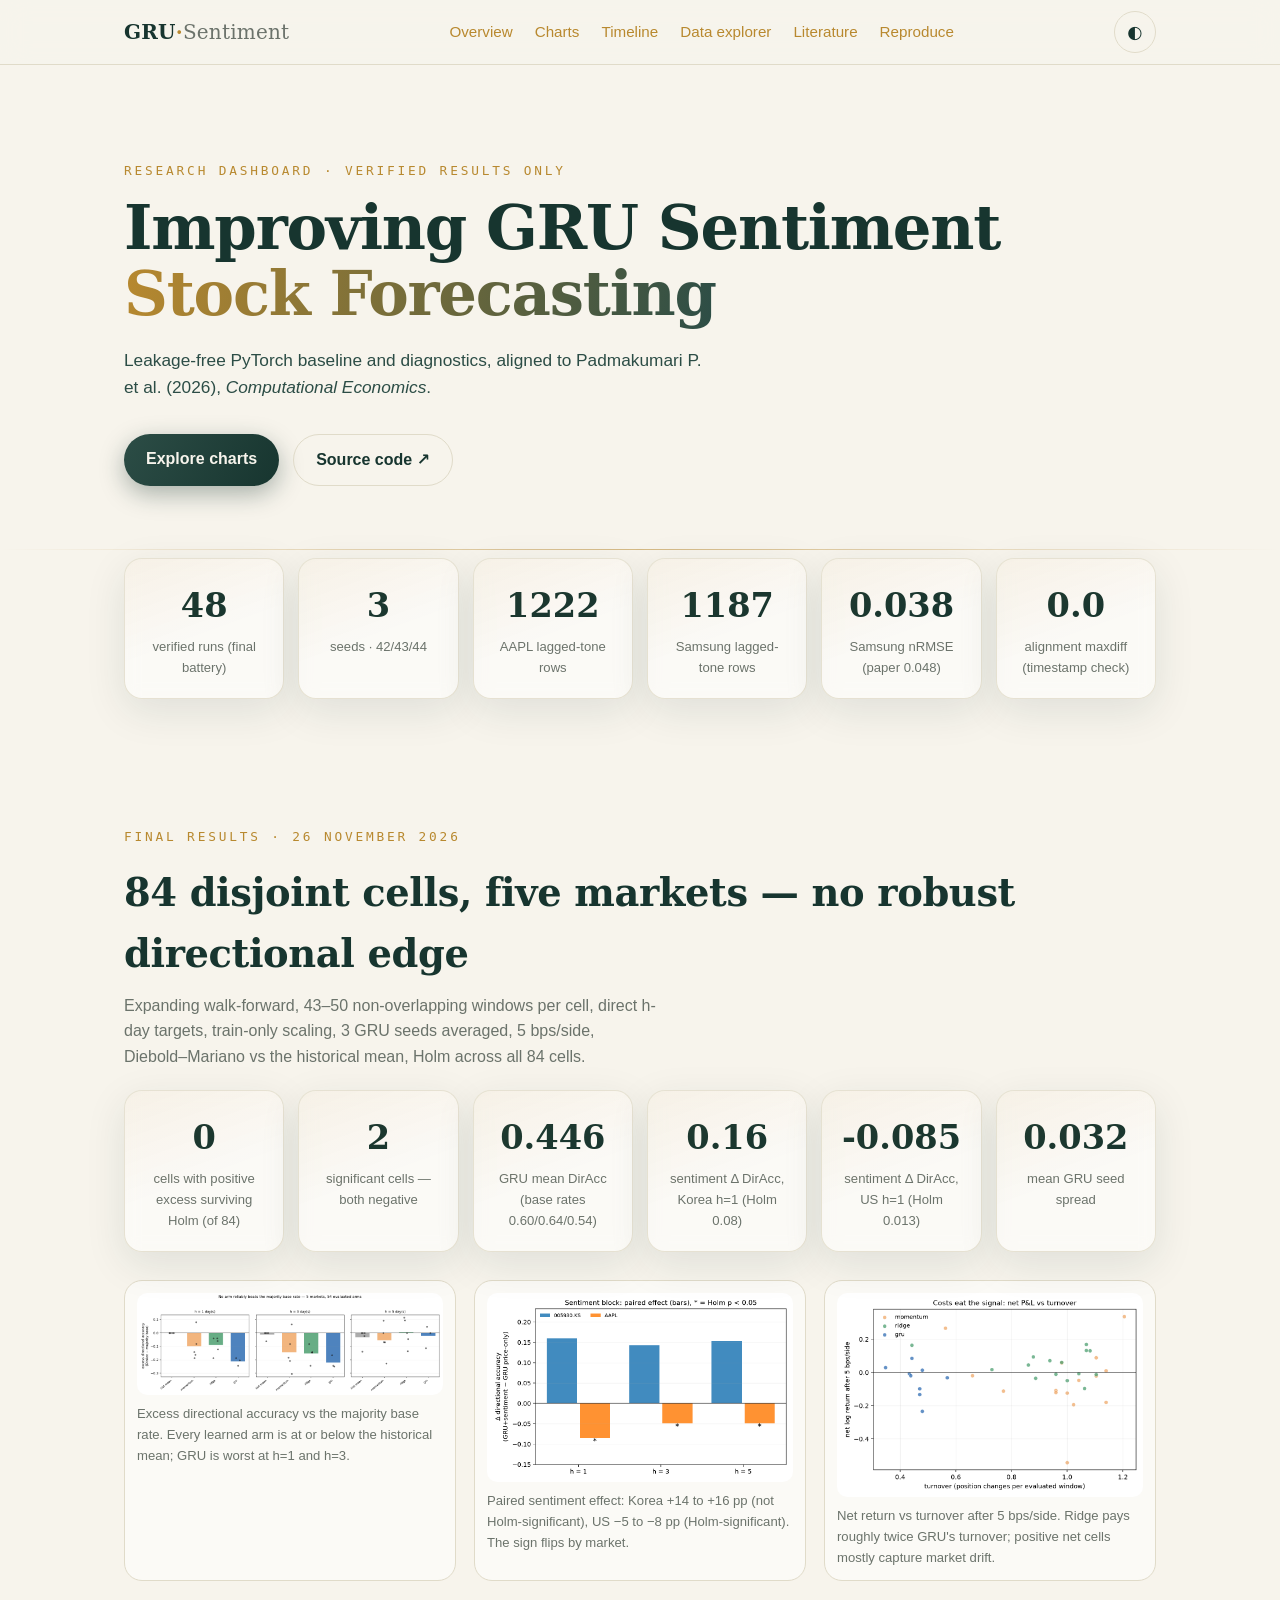
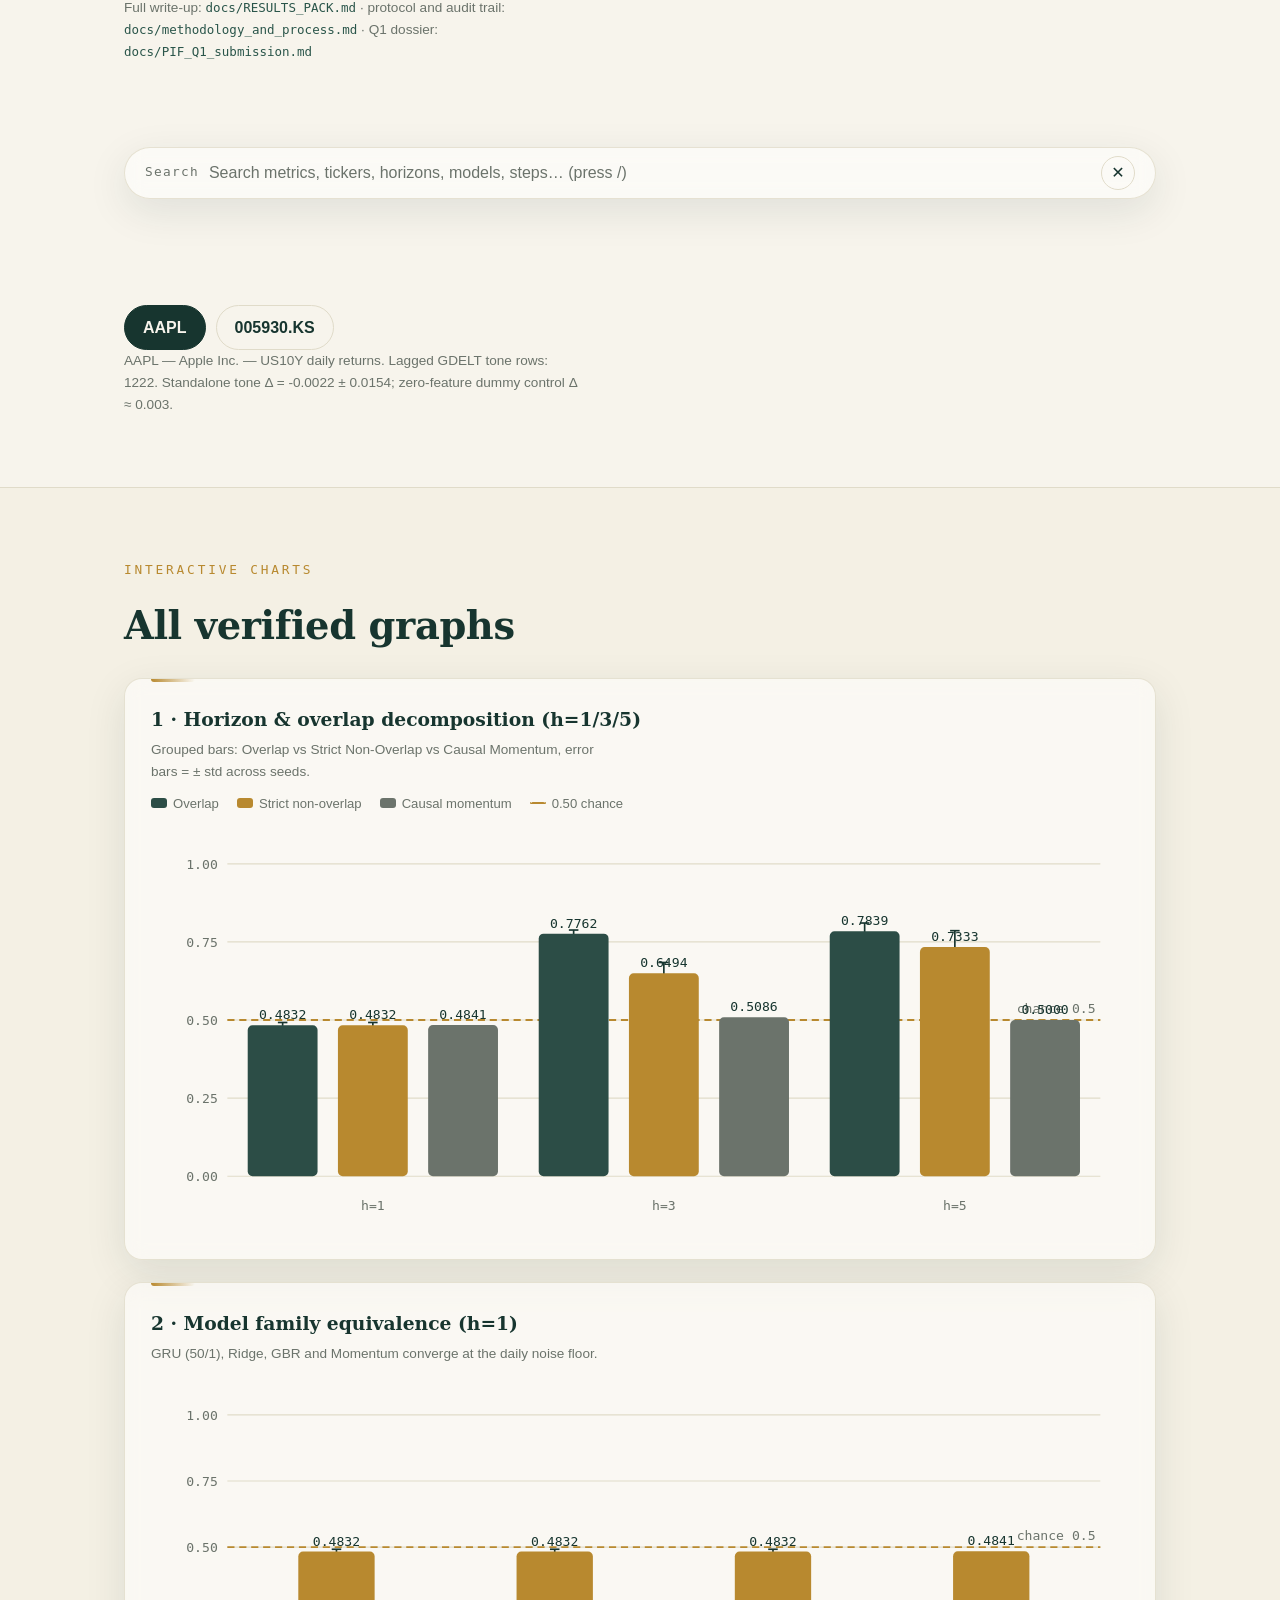
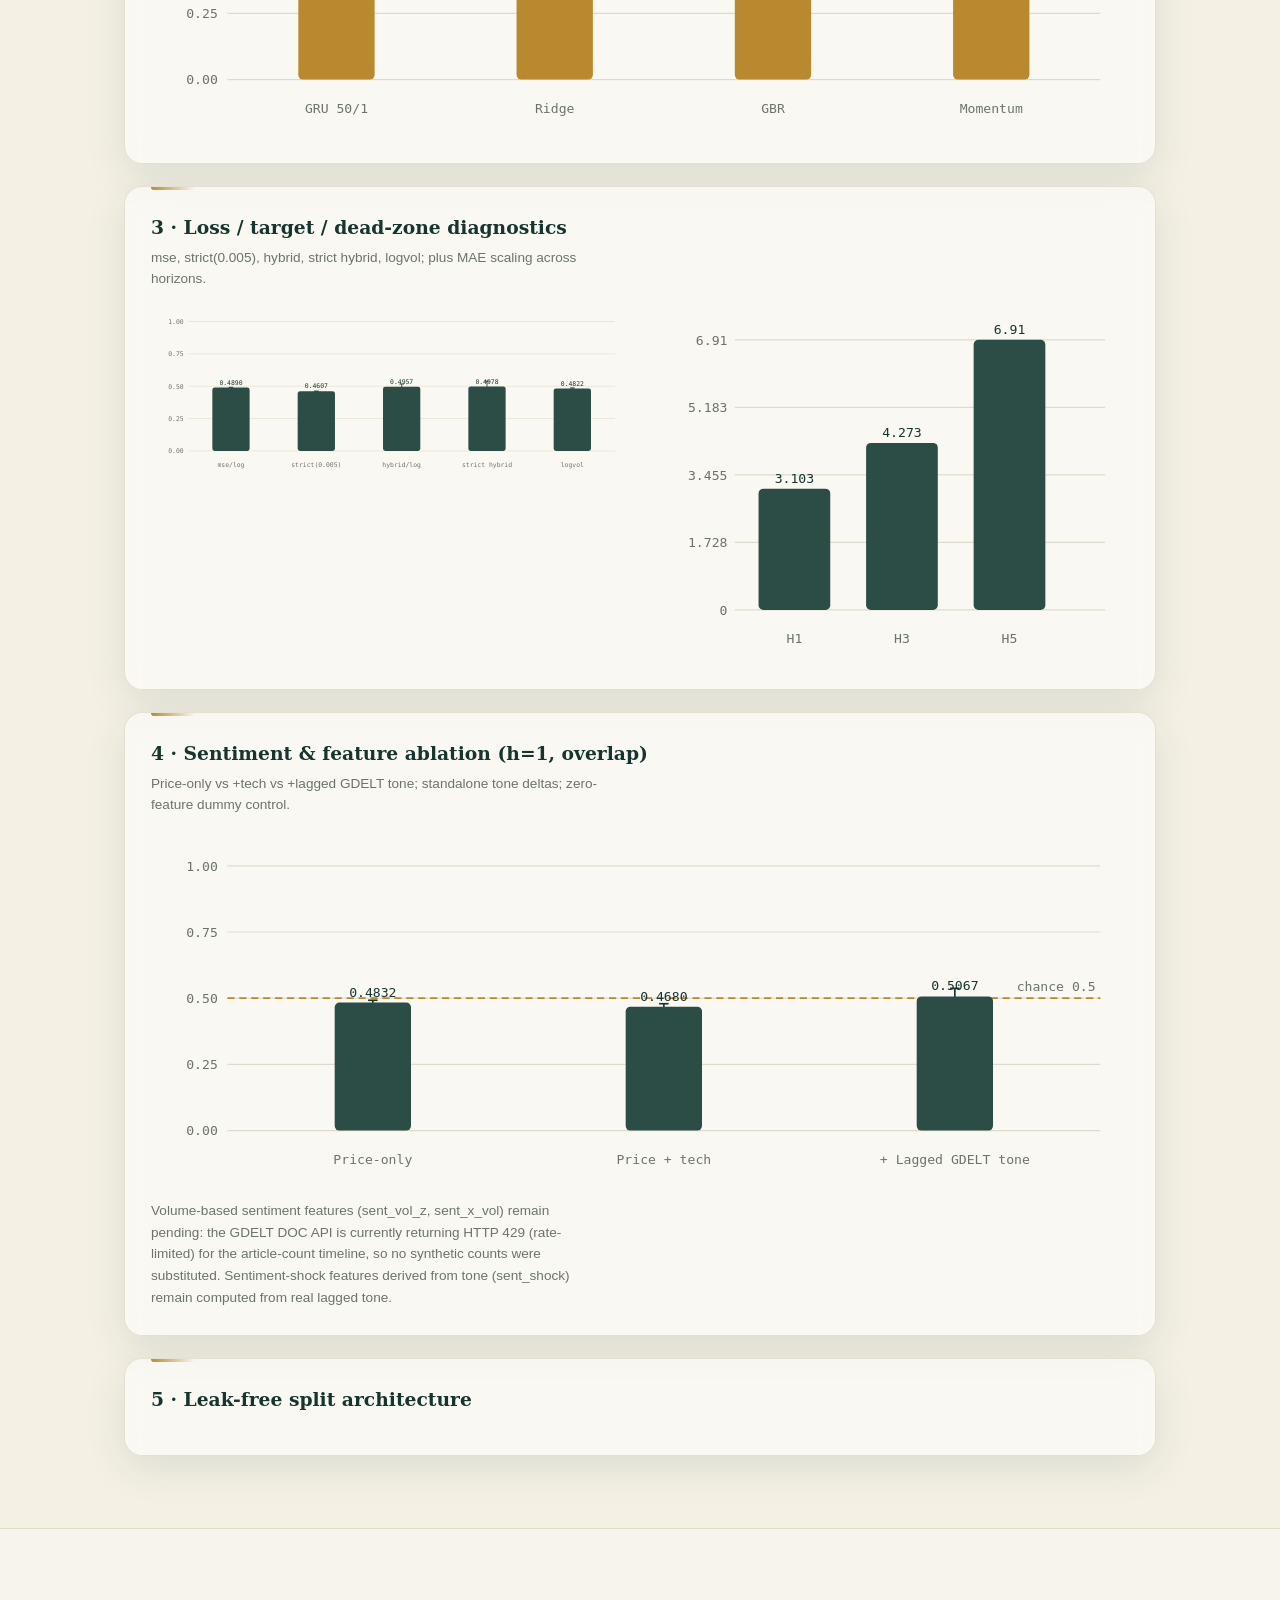
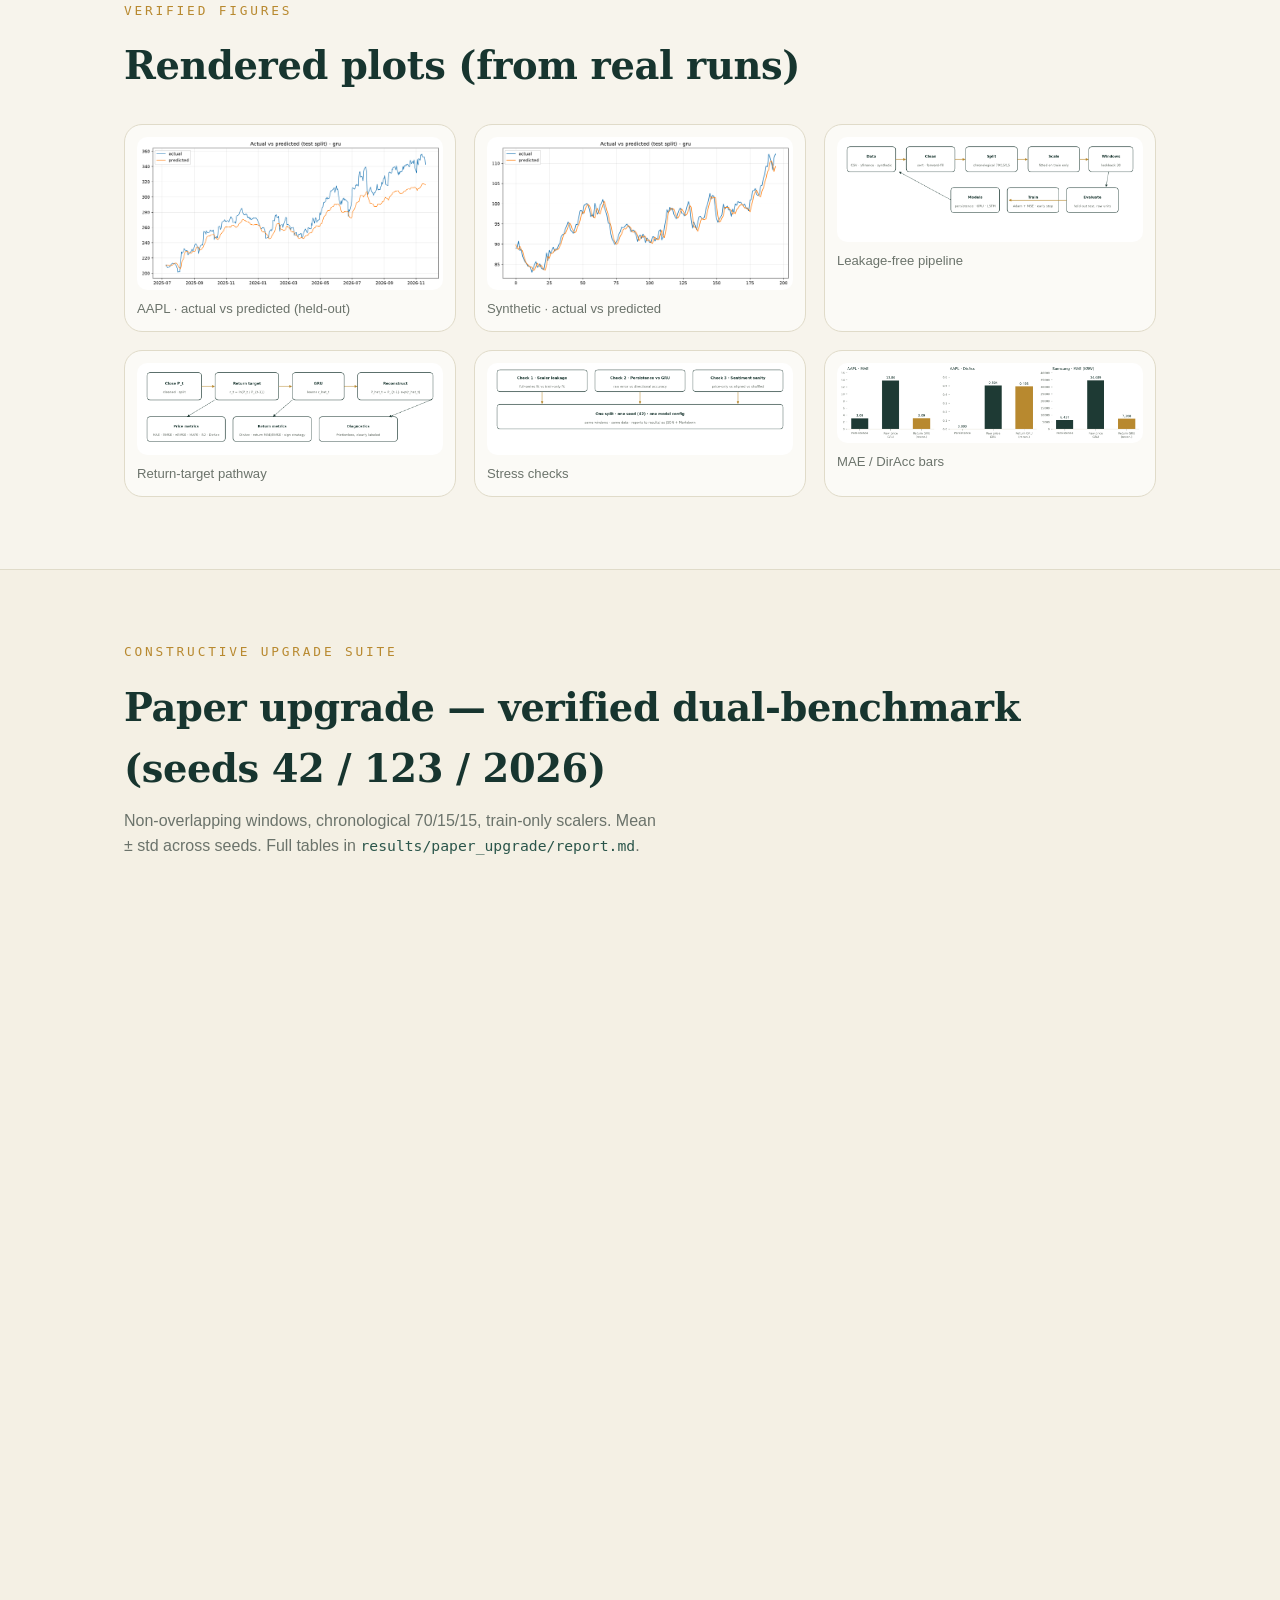
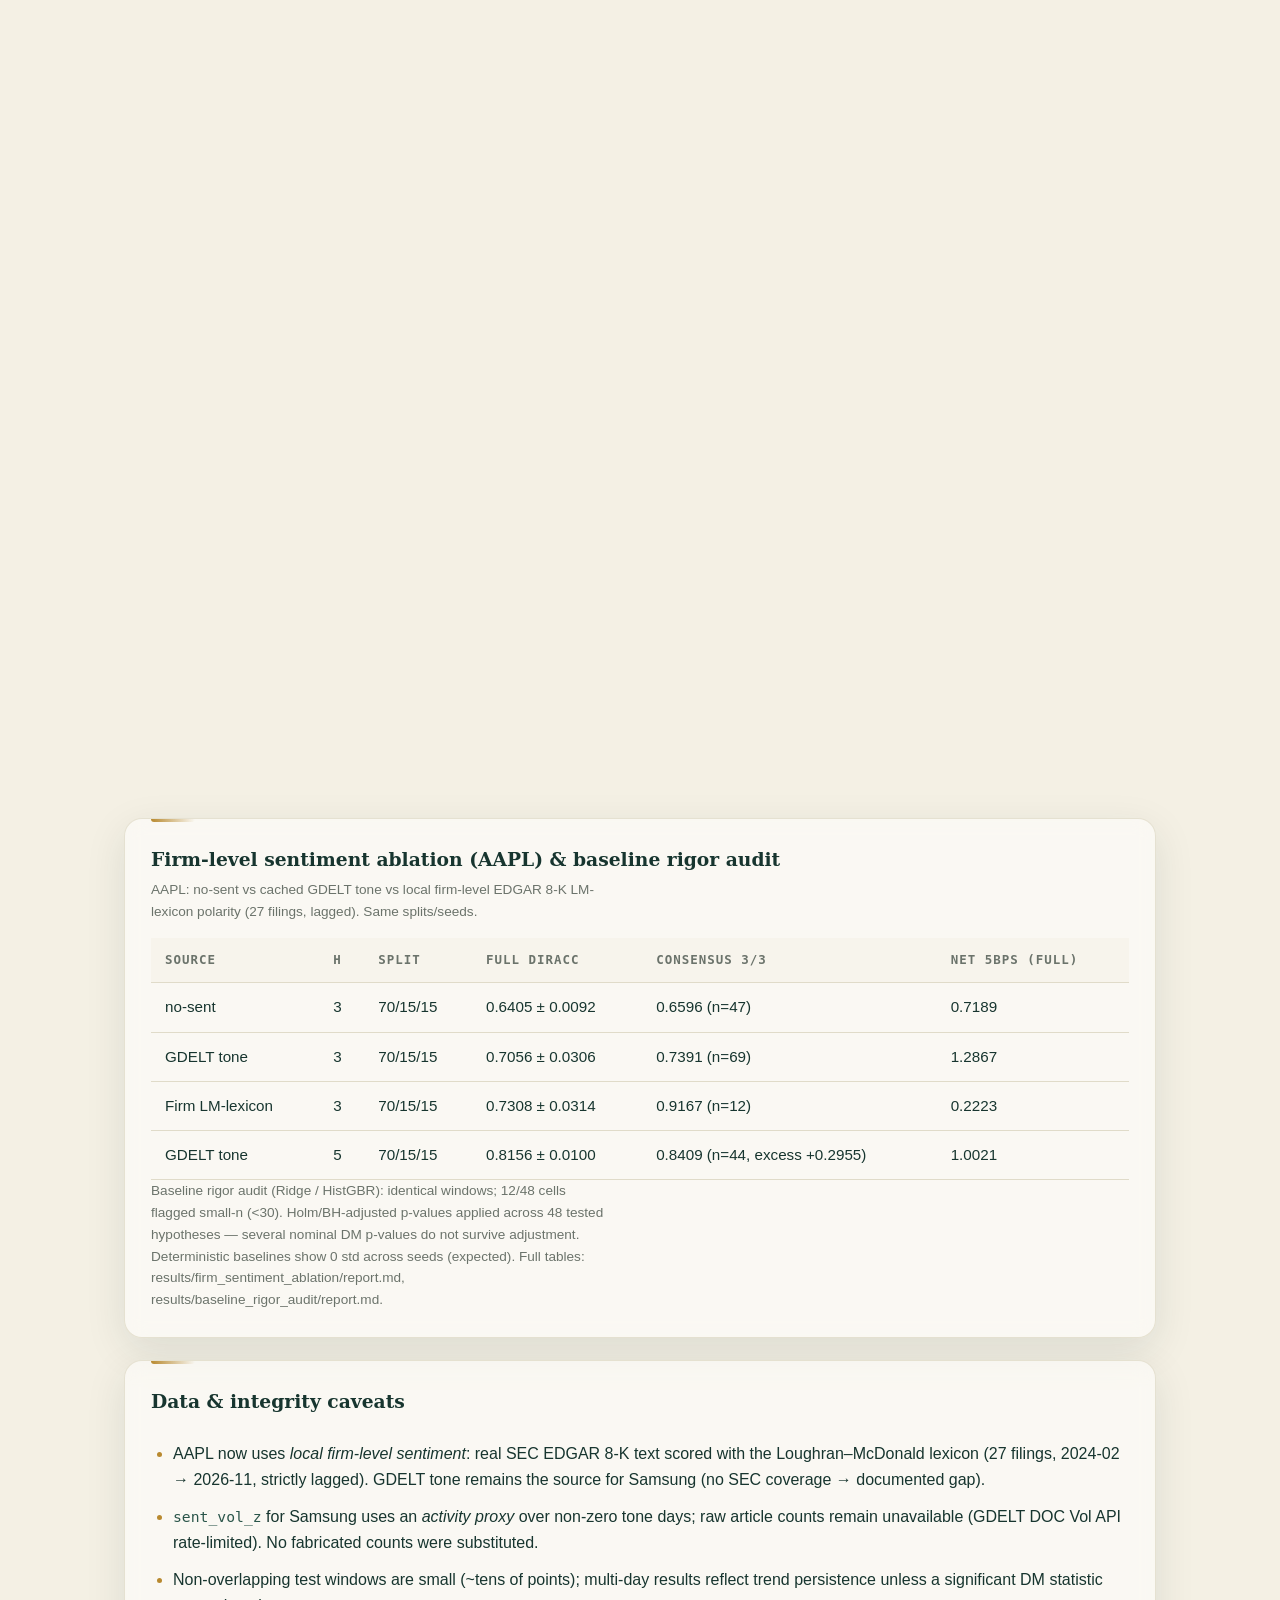
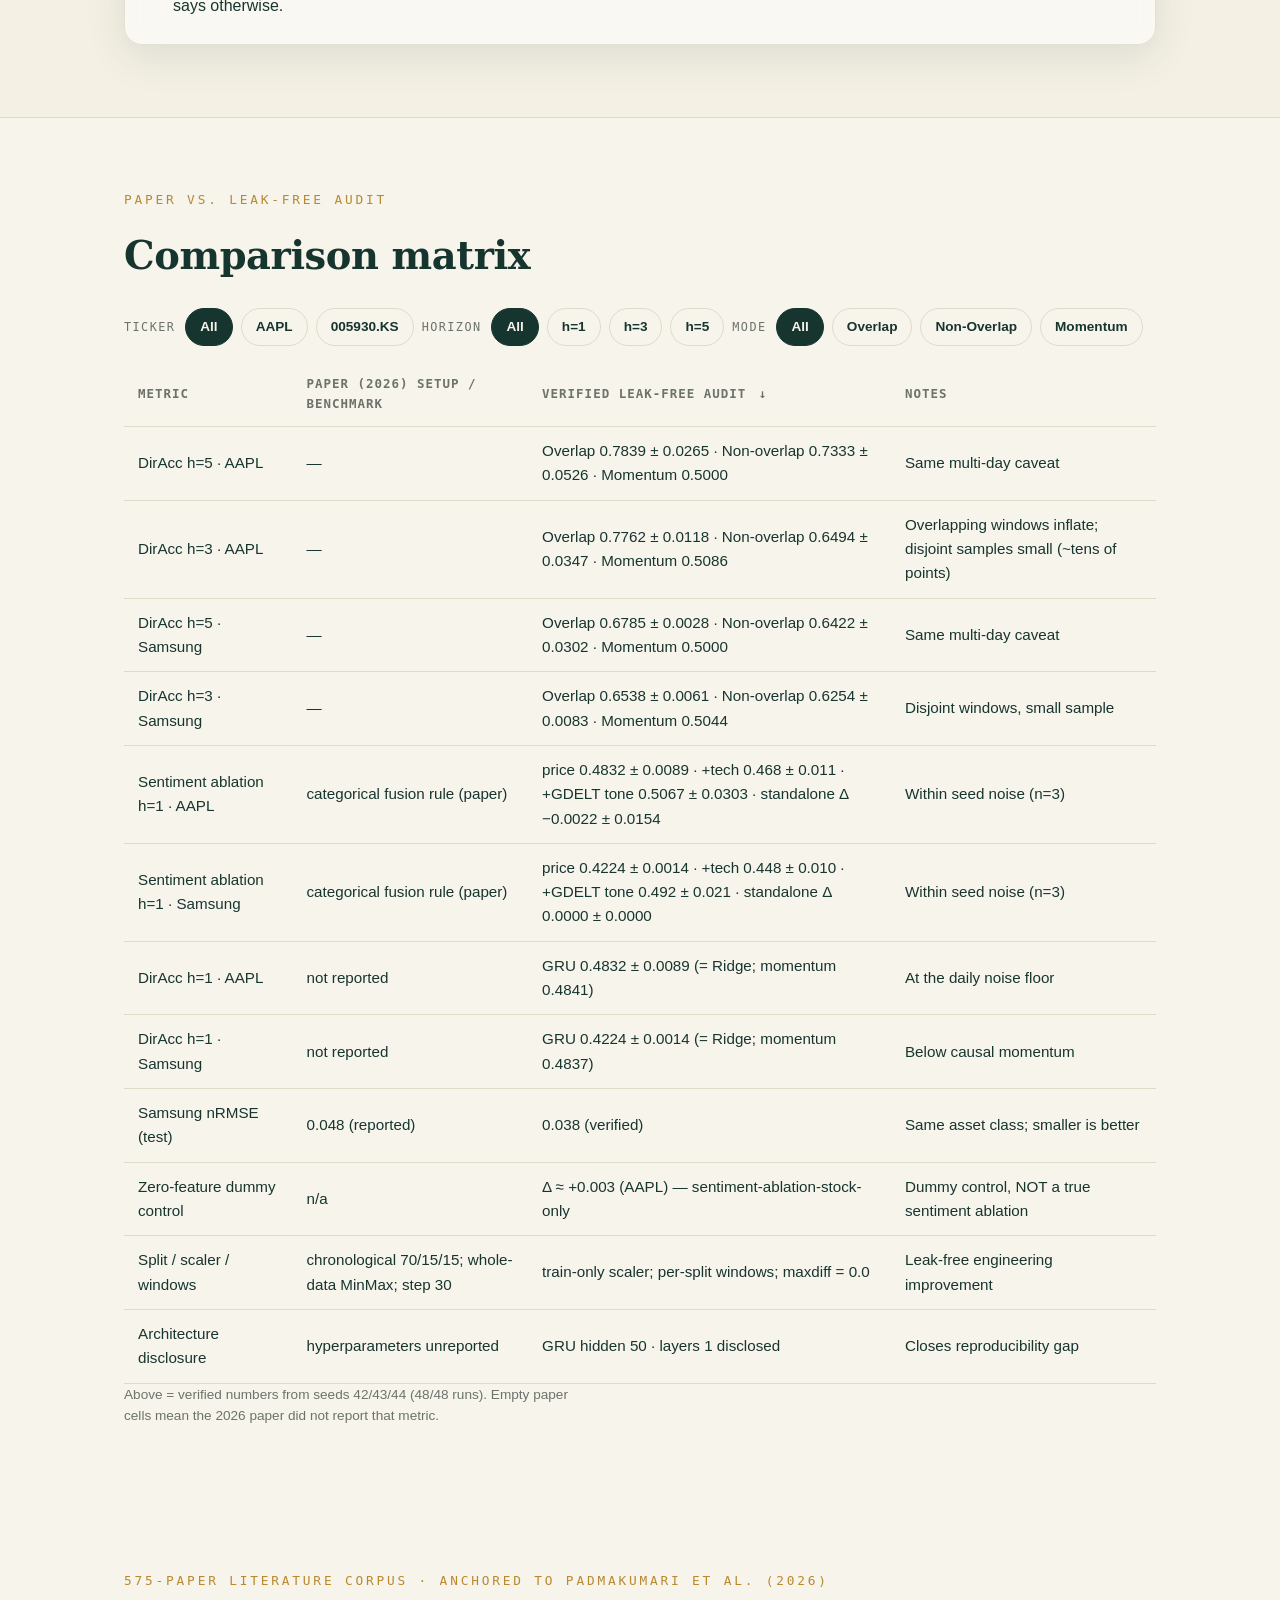
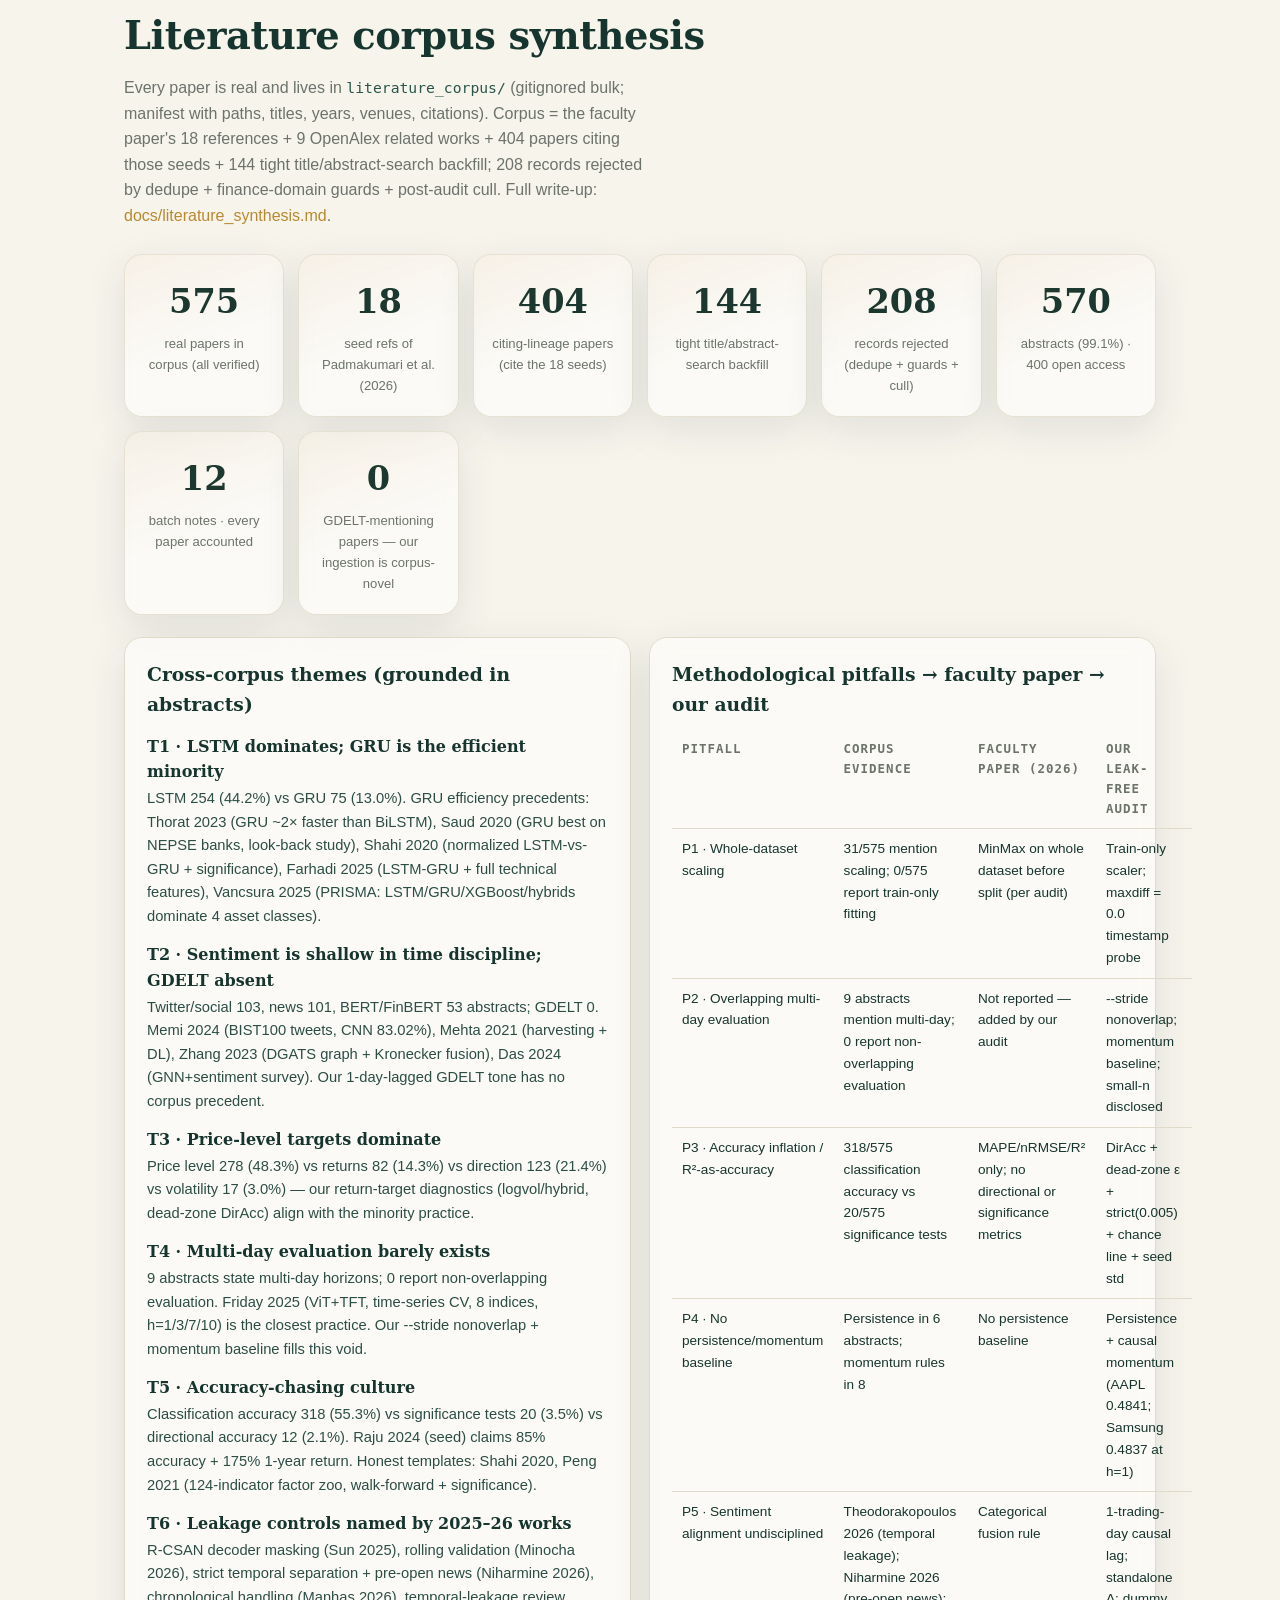
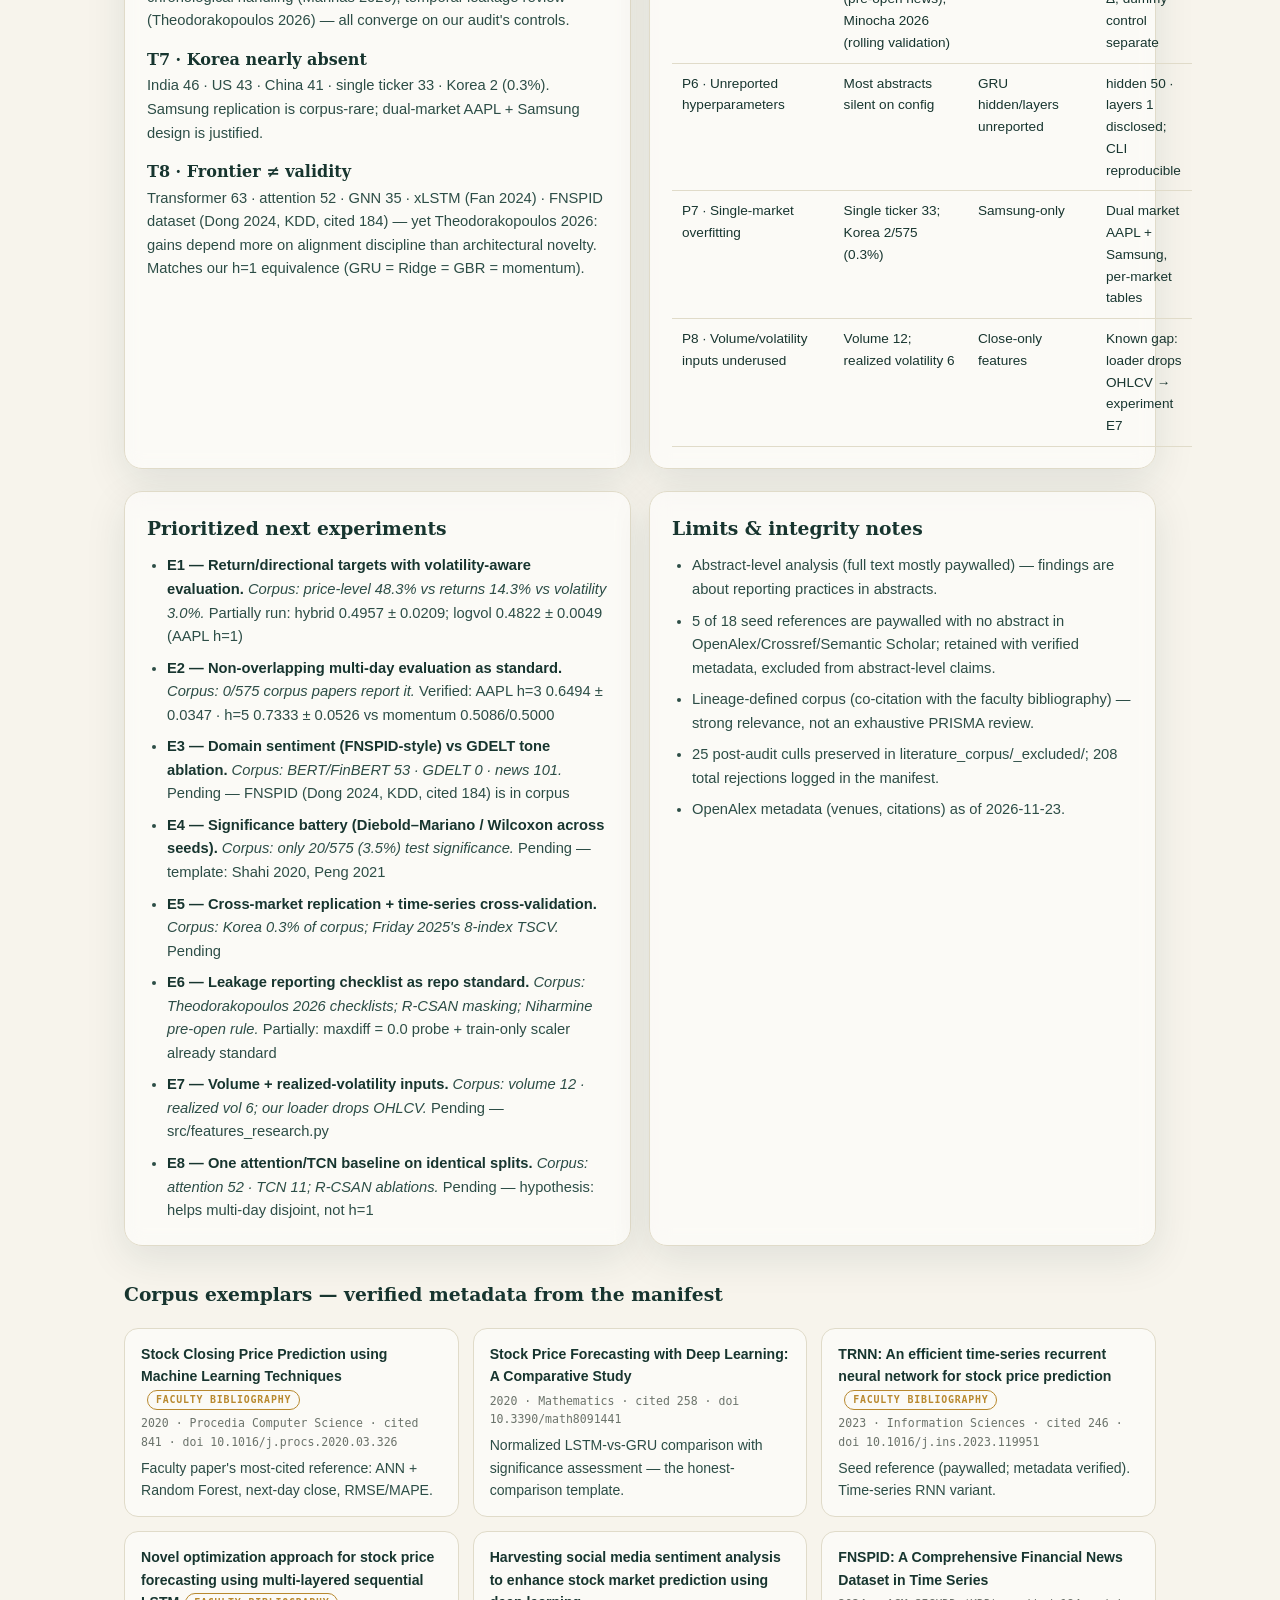
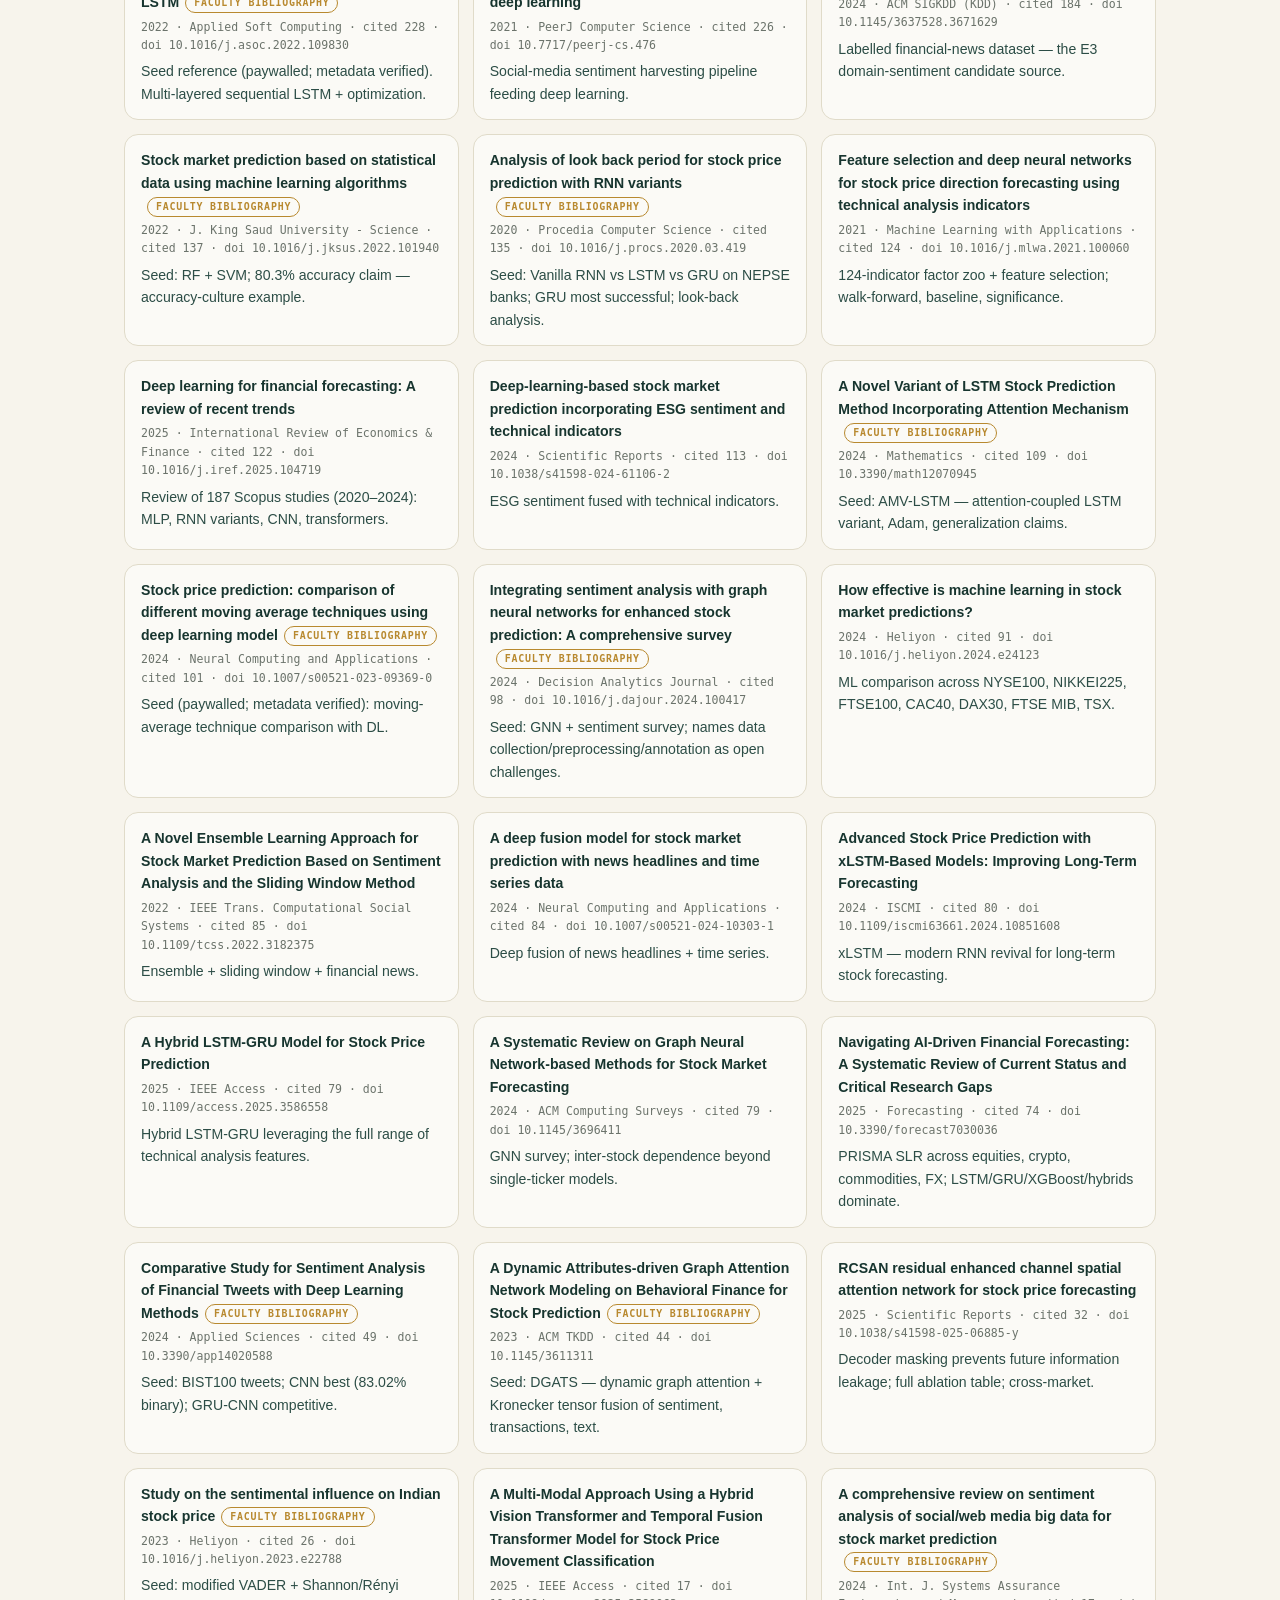
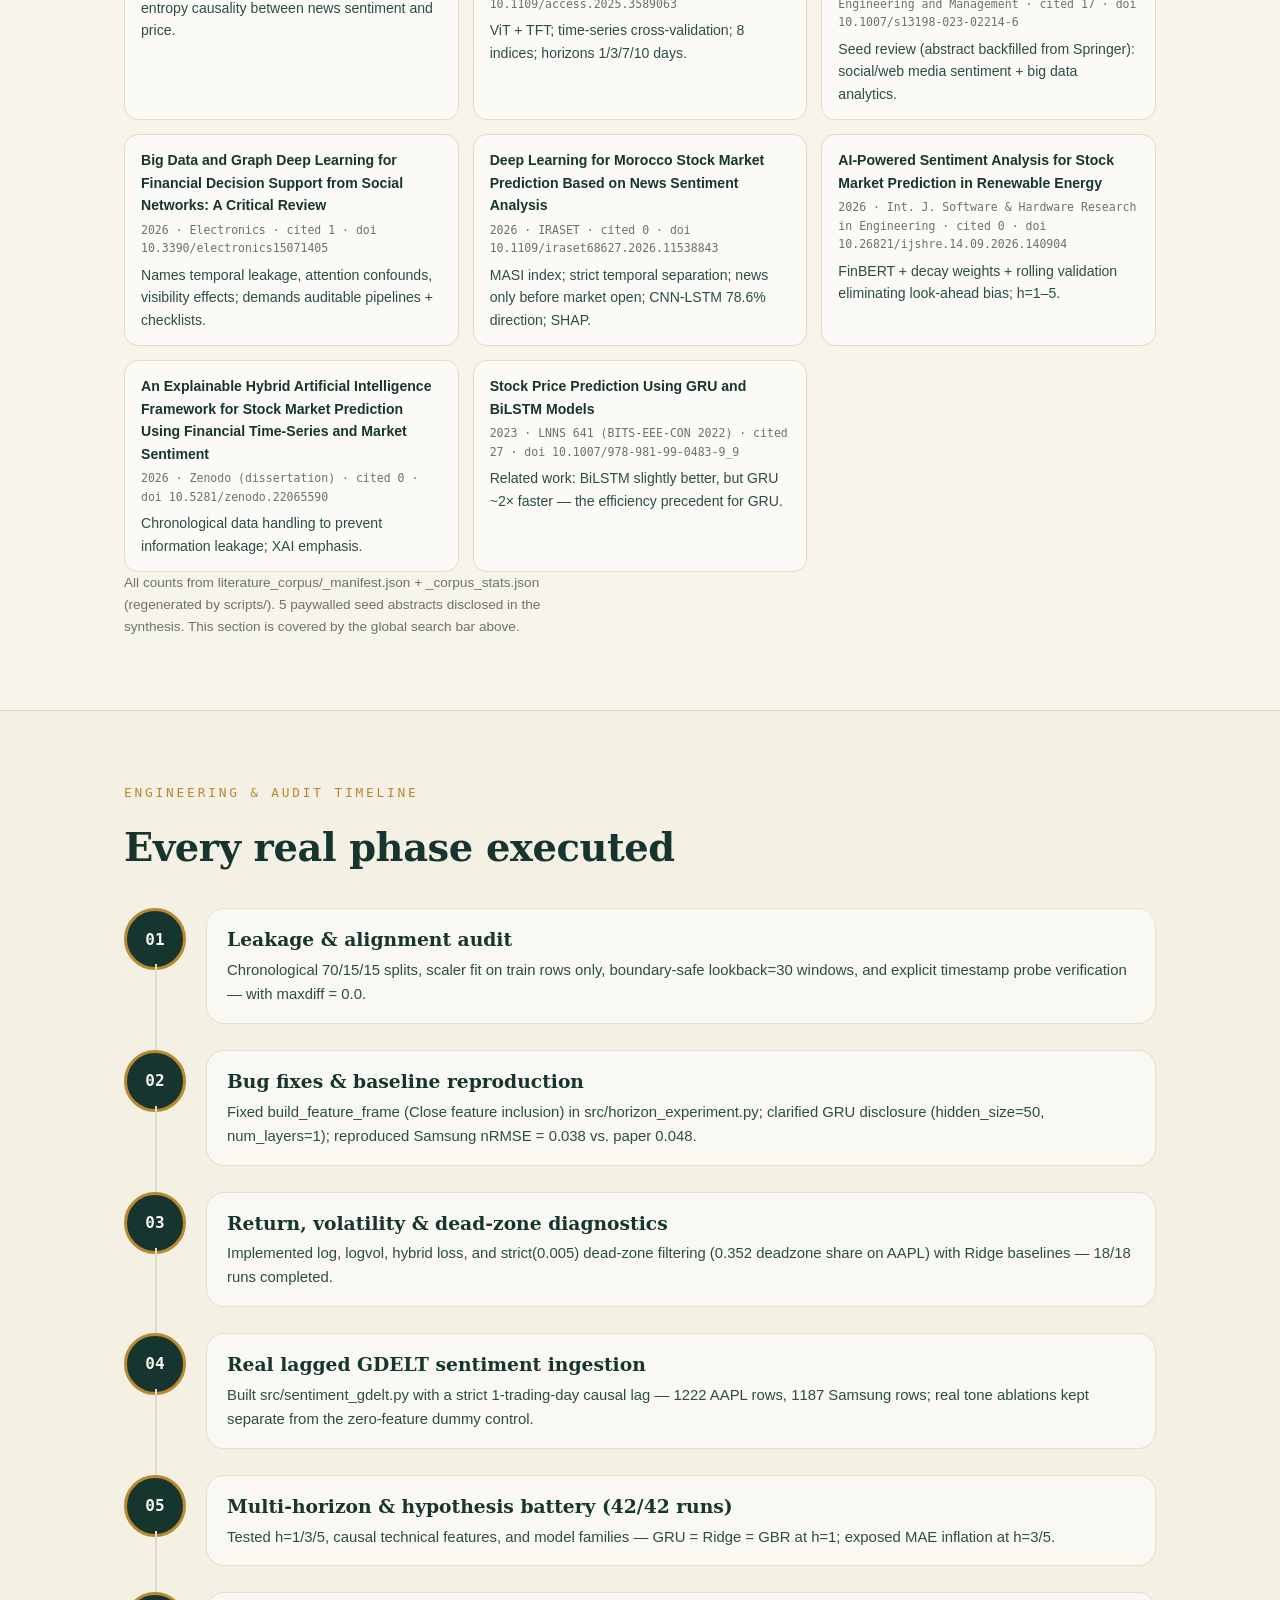
<file: docs/index.html>
<!DOCTYPE html>
<html lang="en">
<head>
  <meta charset="utf-8">
  <meta name="viewport" content="width=device-width, initial-scale=1">
  <title>Improving GRU Sentiment Stock Forecasting — Research Dashboard</title>
  <meta name="description" content="Interactive research dashboard, verified numbers only — seeds 42/43/44.">
  <link rel="stylesheet" href="./styles.css">
  <script defer src="./app.js"></script>
</head>
<body>
  <a class="skip" href="#main">Skip to content</a>

  <header class="site-head">
    <nav class="nav wrap" aria-label="Primary">
      <span class="brand">GRU<span class="brand-dot">·</span><span class="brand-soft">Sentiment</span></span>
      <div class="nav-links">
        <a href="#overview">Overview</a>
        <a href="#charts">Charts</a>
        <a href="#timeline">Timeline</a>
        <a href="#explorer">Data explorer</a>
        <a href="#literature">Literature</a>
        <a href="#reproduce">Reproduce</a>
      </div>
      <button class="theme-toggle" id="themeToggle" type="button" aria-label="Toggle color theme">◐</button>
    </nav>
  </header>

  <main id="main">

    <!-- Hero -->
    <section class="hero" id="overview">
      <div class="wrap">
        <p class="kicker">Research dashboard · verified results only</p>
        <h1>Improving GRU Sentiment<br><span class="accent">Stock Forecasting</span></h1>
        <p class="lede">Leakage-free PyTorch baseline and diagnostics, aligned to Padmakumari P.
        et&nbsp;al. (2026), <em>Computational Economics</em>.</p>
        <div class="hero-cta">
          <a class="btn btn-primary" href="#charts">Explore charts</a>
          <a class="btn btn-ghost" href="https://github.com/hudaifahwins/improving-gru-sentiment-stock-forecasting-padmakumari-maam" target="_blank" rel="noopener">Source code ↗</a>
        </div>
      </div>
    </section>

    <!-- Facts -->
    <section class="facts" aria-label="Key verified facts">
      <div class="wrap facts-grid">
        <div class="fact"><span class="fact-num" data-count="48">0</span><span class="fact-label">verified runs (final battery)</span></div>
        <div class="fact"><span class="fact-num" data-count="3">0</span><span class="fact-label">seeds · 42/43/44</span></div>
        <div class="fact"><span class="fact-num" data-count="1222">0</span><span class="fact-label">AAPL lagged-tone rows</span></div>
        <div class="fact"><span class="fact-num" data-count="1187">0</span><span class="fact-label">Samsung lagged-tone rows</span></div>
        <div class="fact"><span class="fact-num" data-count="0.038" data-decimals="3">0.000</span><span class="fact-label">Samsung nRMSE (paper 0.048)</span></div>
        <div class="fact"><span class="fact-num" data-count="0.0" data-decimals="1">0.0</span><span class="fact-label">alignment maxdiff (timestamp check)</span></div>
      </div>
    </section>

    <!-- Live search -->
    <section class="section" id="final-results" aria-label="Final multi-market results">
      <div class="wrap">
        <p class="kicker">Final results · 26 November 2026</p>
        <h2>84 disjoint cells, five markets — no robust directional edge</h2>
        <p class="muted">Expanding walk-forward, 43–50 non-overlapping windows per cell,
direct h-day targets, train-only scaling, 3 GRU seeds averaged, 5 bps/side,
Diebold–Mariano vs the historical mean, Holm across all 84 cells.</p>
        <div class="facts-grid" style="margin-top:20px">
          <div class="fact"><span class="fact-num" data-count="0">0</span><span class="fact-label">cells with positive excess surviving Holm (of 84)</span></div>
          <div class="fact"><span class="fact-num" data-count="2">0</span><span class="fact-label">significant cells — both negative</span></div>
          <div class="fact"><span class="fact-num" data-count="0.446" data-decimals="3">0.000</span><span class="fact-label">GRU mean DirAcc (base rates 0.60/0.64/0.54)</span></div>
          <div class="fact"><span class="fact-num" data-count="0.16" data-decimals="2">0.00</span><span class="fact-label">sentiment Δ DirAcc, Korea h=1 (Holm 0.08)</span></div>
          <div class="fact"><span class="fact-num" data-count="-0.085" data-decimals="3">0.000</span><span class="fact-label">sentiment Δ DirAcc, US h=1 (Holm 0.013)</span></div>
          <div class="fact"><span class="fact-num" data-count="0.032" data-decimals="3">0.000</span><span class="fact-label">mean GRU seed spread</span></div>
        </div>
        <div class="gallery">
          <figure><img src="assets/fig_excess_diracc.png" alt="Excess directional accuracy by model and horizon, five markets"><figcaption>Excess directional accuracy vs the majority base rate. Every learned arm is at or below the historical mean; GRU is worst at h=1 and h=3.</figcaption></figure>
          <figure><img src="assets/fig_sentiment_delta.png" alt="Paired effect of adding news sentiment to the GRU"><figcaption>Paired sentiment effect: Korea +14 to +16 pp (not Holm-significant), US −5 to −8 pp (Holm-significant). The sign flips by market.</figcaption></figure>
          <figure><img src="assets/fig_net_vs_turnover.png" alt="Net return after 5 bps per side versus turnover"><figcaption>Net return vs turnover after 5 bps/side. Ridge pays roughly twice GRU's turnover; positive net cells mostly capture market drift.</figcaption></figure>
        </div>
        <p class="muted small" style="margin-top:16px">Full write-up: <code>docs/RESULTS_PACK.md</code> · protocol and audit trail: <code>docs/methodology_and_process.md</code> · Q1 dossier: <code>docs/PIF_Q1_submission.md</code></p>
      </div>
    </section>

    <section class="section search-section" aria-label="Live search">
      <div class="wrap">
        <div class="searchbar">
          <label class="search-label" for="search-metrics">Search</label>
          <input id="search-metrics" type="search" placeholder="Search metrics, tickers, horizons, models, steps… (press /)" autocomplete="off">
          <button class="clear-btn" id="searchClear" type="button" aria-label="Clear search">✕</button>
          <span class="search-count" id="searchCount" aria-live="polite"></span>
        </div>
      </div>
    </section>

    <!-- Ticker control -->
    <section class="section" aria-label="Ticker selector">
      <div class="wrap">
        <div class="tabs" role="group" aria-label="Ticker selector">
          <button class="tab is-active" data-ticker="aapl" aria-pressed="true">AAPL</button>
          <button class="tab" data-ticker="samsung" aria-pressed="false">005930.KS</button>
        </div>
        <p class="muted small" id="tickerMeta"></p>
      </div>
    </section>

    <!-- Charts -->
    <section class="section section-alt" id="charts">
      <div class="wrap">
        <p class="kicker">Interactive charts</p>
        <h2>All verified graphs</h2>

        <div class="chart-card">
          <h3>1 · Horizon &amp; overlap decomposition (h=1/3/5)</h3>
          <p class="muted small">Grouped bars: Overlap vs Strict Non-Overlap vs Causal Momentum, error bars = ± std across seeds.</p>
          <div class="legend" aria-label="Legend">
            <span class="legend-item"><i style="background:var(--ink-2)"></i>Overlap</span>
            <span class="legend-item"><i style="background:var(--brass)"></i>Strict non-overlap</span>
            <span class="legend-item"><i style="background:var(--mut)"></i>Causal momentum</span>
            <span class="legend-item"><i style="background:transparent;border-top:2px dashed var(--brass)"></i>0.50 chance</span>
          </div>
          <div class="chart-box" id="chartHorizon"></div>
        </div>

        <div class="chart-card">
          <h3>2 · Model family equivalence (h=1)</h3>
          <p class="muted small">GRU (50/1), Ridge, GBR and Momentum converge at the daily noise floor.</p>
          <div class="chart-box" id="chartEquiv"></div>
        </div>

        <div class="chart-card">
          <h3>3 · Loss / target / dead-zone diagnostics</h3>
          <p class="muted small">mse, strict(0.005), hybrid, strict hybrid, logvol; plus MAE scaling across horizons.</p>
          <div class="chart-split">
            <div class="chart-box" id="chartDiag"></div>
            <div class="chart-box" id="chartMaeHorizon"></div>
          </div>
        </div>

        <div class="chart-card">
          <h3>4 · Sentiment &amp; feature ablation (h=1, overlap)</h3>
          <p class="muted small">Price-only vs +tech vs +lagged GDELT tone; standalone tone deltas; zero-feature dummy control.</p>
          <div class="chart-box" id="chartAblation"></div>
          <p class="muted small" style="margin-top:12px">Volume-based sentiment features
          (sent_vol_z, sent_x_vol) remain pending: the GDELT DOC API is currently returning HTTP 429
          (rate-limited) for the article-count timeline, so no synthetic counts were substituted.
          Sentiment-shock features derived from tone (sent_shock) remain computed from real lagged tone.</p>
        </div>

        <div class="chart-card">
          <h3>5 · Leak-free split architecture</h3>
          <div class="chart-box" id="schematic"></div>
        </div>
      </div>
    </section>

    <!-- Gallery -->
    <section class="section" id="gallery">
      <div class="wrap">
        <p class="kicker">Verified figures</p>
        <h2>Rendered plots (from real runs)</h2>
        <div class="gallery">
          <figure><img src="./assets/actual_vs_predicted_aapl.png" alt="AAPL actual vs predicted close prices on the held-out split"><figcaption>AAPL · actual vs predicted (held-out)</figcaption></figure>
          <figure><img src="./assets/actual_vs_predicted_synthetic.png" alt="Synthetic actual vs predicted close prices"><figcaption>Synthetic · actual vs predicted</figcaption></figure>
          <figure><img src="./assets/pipeline.png" alt="Leakage-free pipeline diagram"><figcaption>Leakage-free pipeline</figcaption></figure>
          <figure><img src="./assets/return_pathway.png" alt="Return-target modeling pathway"><figcaption>Return-target pathway</figcaption></figure>
          <figure><img src="./assets/stress_checks.png" alt="Three stress checks"><figcaption>Stress checks</figcaption></figure>
          <figure><img src="./assets/results_bars.png" alt="MAE and directional accuracy bars"><figcaption>MAE / DirAcc bars</figcaption></figure>
        </div>
      </div>
    </section>

    <!-- Paper upgrade results -->
    <section class="section section-alt" id="upgrade">
      <div class="wrap">
        <p class="kicker">Constructive upgrade suite</p>
        <h2>Paper upgrade — verified dual-benchmark (seeds 42 / 123 / 2026)</h2>
        <p class="muted">Non-overlapping windows, chronological 70/15/15, train-only scalers.
        Mean ± std across seeds. Full tables in <code>results/paper_upgrade/report.md</code>.</p>

        <div class="chart-card">
          <h3>Samsung 005930.KS — h=3: the one robust win</h3>
          <p class="muted small">Standard concat lagged-sentiment GRU vs baseline GRU (price+tech).</p>
          <div class="table-wrap">
            <table>
              <thead><tr><th>Metric</th><th>Baseline GRU</th><th>Concat sentiment GRU</th><th>Δ / note</th></tr></thead>
              <tbody>
                <tr><td>MAE (price)</td><td>30,963 ± 2,152</td><td><strong>18,530 ± 1,438</strong></td><td>≈ −40%</td></tr>
                <tr><td>nRMSE</td><td>0.2011 ± 0.0106</td><td><strong>0.1249 ± 0.0096</strong></td><td>paper benchmark 0.048 (still above)</td></tr>
                <tr><td>DirAcc</td><td>0.5200 ± 0.0283</td><td><strong>0.5667 ± 0.0189</strong></td><td>excess +0.067 · 0/3 seeds ≤ base</td></tr>
                <tr><td>DM vs baseline — p</td><td>—</td><td><strong>0.0142 ± 0.0141</strong></td><td>significant at 5%</td></tr>
                <tr><td>Net return (5bps/side)</td><td>0.5046 ± 0.3391</td><td>0.7404 ± 0.3380</td><td>higher</td></tr>
              </tbody>
            </table>
          </div>
        </div>

        <div class="chart-card">
          <h3>AAPL — baseline remains best; VolGatedGRU + hysteresis: null/negative</h3>
          <p class="muted small">No setup beats the baseline at AAPL. The negative-bias gated GRU and
          hysteresis deadband do not deliver on this data.</p>
          <div class="table-wrap">
            <table>
              <thead><tr><th>Setting</th><th>DirAcc (h=3)</th><th>excess</th><th>MAE</th><th>verdict</th></tr></thead>
              <tbody>
                <tr><td>Baseline GRU (AAPL)</td><td>0.6405 ± 0.0092</td><td>−0.0261</td><td>5.74 ± 0.05</td><td>reference</td></tr>
                <tr><td>Concat sentiment GRU (AAPL)</td><td>0.6013 ± 0.1202</td><td>−0.0654</td><td>7.51 ± 2.07</td><td>noise / worse</td></tr>
                <tr><td>VolGatedGRU + hysteresis (AAPL)</td><td>0.6928 ± 0.0489</td><td>+0.0261 (1/3)</td><td>7.17 ± 1.65</td><td>not significant</td></tr>
                <tr><td>VolGatedGRU + hysteresis (Samsung h5)</td><td>0.5444 ± 0.0416</td><td>+0.0111 (2/3)</td><td>53,935 ± 38,845</td><td>worse MAE</td></tr>
              </tbody>
            </table>
          </div>
          <p class="muted small">DM p-values are mostly non-significant; only Samsung h=3 concat is
          significant vs baseline. Small non-overlapping samples bound statistical power.</p>
        </div>

        <div class="chart-card">
          <h3>Consensus &amp; conviction filters (seeds 42/123/2026)</h3>
          <p class="muted small">Same models, decision filters only — no extra parameters.</p>
          <div class="table-wrap">
            <table>
              <thead><tr><th>Config</th><th>Filter</th><th>n</th><th>DirAcc</th><th>excess</th><th>DM p</th><th>net 5bps</th></tr></thead>
              <tbody>
                <tr><td>AAPL h=3 · concat sentiment GRU</td><td>3/3 consensus</td><td>12</td><td><strong>0.9167</strong></td><td>+0.2500</td><td>0.5489</td><td>0.2000</td></tr>
                <tr><td>AAPL h=3 · no-sent mse</td><td>3/3 consensus</td><td>21</td><td>0.8095</td><td>+0.2381</td><td>0.7857</td><td>0.2232</td></tr>
                <tr><td>AAPL h=3 · concat sentiment GRU</td><td>conviction (|pred|&gt;q)</td><td>20.7 ± 2.6</td><td>0.8025 ± 0.0982</td><td>—</td><td>—</td><td>0.2267 ± 0.0189</td></tr>
                <tr><td>Samsung h=5 · concat sentiment GRU (WF)</td><td>3/3 consensus</td><td>69</td><td><strong>0.8406</strong></td><td>+0.3073</td><td>—</td><td>3.5978</td></tr>
                <tr><td>Samsung h=3 · concat sentiment GRU (WF)</td><td>3/3 consensus</td><td>—</td><td>0.5918+</td><td>—</td><td>—</td><td>0.5913</td></tr>
              </tbody>
            </table>
          </div>
          <p class="muted small">Honest note: consensus/convinction raise profile DirAcc and net return, but most DM p-values are NOT significant (small n). The strongest combination is Samsung h=5 concat sentiment under walk-forward + 3/3 consensus (n=69, DirAcc 0.8406, net 3.60 after costs). Do not read the others as definitive.</p>
        </div>

        <div class="chart-card">
          <h3>Firm-level sentiment ablation (AAPL) &amp; baseline rigor audit</h3>
          <p class="muted small">AAPL: no-sent vs cached GDELT tone vs local firm-level EDGAR 8-K
          LM-lexicon polarity (27 filings, lagged). Same splits/seeds.</p>
          <div class="table-wrap">
            <table>
              <thead><tr><th>Source</th><th>h</th><th>split</th><th>full DirAcc</th><th>consensus 3/3</th><th>net 5bps (full)</th></tr></thead>
              <tbody>
                <tr><td>no-sent</td><td>3</td><td>70/15/15</td><td>0.6405 ± 0.0092</td><td>0.6596 (n=47)</td><td>0.7189</td></tr>
                <tr><td>GDELT tone</td><td>3</td><td>70/15/15</td><td>0.7056 ± 0.0306</td><td>0.7391 (n=69)</td><td>1.2867</td></tr>
                <tr><td>Firm LM-lexicon</td><td>3</td><td>70/15/15</td><td>0.7308 ± 0.0314</td><td>0.9167 (n=12)</td><td>0.2223</td></tr>
                <tr><td>GDELT tone</td><td>5</td><td>70/15/15</td><td>0.8156 ± 0.0100</td><td>0.8409 (n=44, excess +0.2955)</td><td>1.0021</td></tr>
              </tbody>
            </table>
          </div>
          <p class="muted small">Baseline rigor audit (Ridge / HistGBR): identical windows; 12/48 cells
          flagged small-n (&lt;30). Holm/BH-adjusted p-values applied across 48 tested hypotheses —
          several nominal DM p-values do not survive adjustment. Deterministic baselines show 0 std
          across seeds (expected). Full tables: results/firm_sentiment_ablation/report.md,
          results/baseline_rigor_audit/report.md.</p>
        </div>

        <div class="chart-card">
          <h3>Data &amp; integrity caveats</h3>
          <ul class="roadmap">
            <li>AAPL now uses <em>local firm-level sentiment</em>: real SEC EDGAR 8-K text scored with
            the Loughran–McDonald lexicon (27 filings, 2024-02 → 2026-11, strictly lagged). GDELT tone
            remains the source for Samsung (no SEC coverage → documented gap).</li>
            <li><code>sent_vol_z</code> for Samsung uses an <em>activity proxy</em> over non-zero tone
            days; raw article counts remain unavailable (GDELT DOC Vol API rate-limited). No fabricated
            counts were substituted.</li>
            <li>Non-overlapping test windows are small (~tens of points); multi-day results reflect
            trend persistence unless a significant DM statistic says otherwise.</li>
          </ul>
        </div>
      </div>
    </section>

    <!-- Paper vs audit matrix -->
    <section class="section" id="paper-audit">
      <div class="wrap">
        <p class="kicker">Paper vs. leak-free audit</p>
        <h2>Comparison matrix</h2>
        <div class="pills" role="group" aria-label="Filter comparison matrix">
          <span class="pills-group">Ticker</span>
          <button class="pill is-active" data-f="ticker" data-v="all">All</button>
          <button class="pill" data-f="ticker" data-v="AAPL">AAPL</button>
          <button class="pill" data-f="ticker" data-v="005930.KS">005930.KS</button>
          <span class="pills-group">Horizon</span>
          <button class="pill is-active" data-f="h" data-v="all">All</button>
          <button class="pill" data-f="h" data-v="h=1">h=1</button>
          <button class="pill" data-f="h" data-v="h=3">h=3</button>
          <button class="pill" data-f="h" data-v="h=5">h=5</button>
          <span class="pills-group">Mode</span>
          <button class="pill is-active" data-f="mode" data-v="all">All</button>
          <button class="pill" data-f="mode" data-v="Overlap">Overlap</button>
          <button class="pill" data-f="mode" data-v="Non-Overlap">Non-Overlap</button>
          <button class="pill" data-f="mode" data-v="Momentum">Momentum</button>
        </div>
        <div class="table-wrap">
          <table id="auditTable">
            <thead><tr>
              <th class="sortable" data-key="label">Metric <span class="sort-arrow" aria-hidden="true"></span></th>
              <th>Paper (2026) setup / benchmark</th>
              <th class="sortable" data-key="val">Verified leak-free audit <span class="sort-arrow" aria-hidden="true"></span></th>
              <th>Notes</th>
            </tr></thead>
            <tbody></tbody>
          </table>
        </div>
        <p class="muted small" id="matrixFoot"></p>
        <p class="muted small empty-state" id="matrixEmpty" hidden>No rows match the current filters / search — <button class="btn btn-ghost" id="matrixReset" type="button">Reset</button></p>
      </div>
    </section>

    <!-- Literature corpus synthesis -->
    <section class="section" id="literature">
      <div class="wrap">
        <p class="kicker">575-paper literature corpus · anchored to Padmakumari et al. (2026)</p>
        <h2>Literature corpus synthesis</h2>
        <p class="muted">Every paper is real and lives in <code>literature_corpus/</code> (gitignored bulk; manifest with paths, titles, years, venues, citations). Corpus = the faculty paper's 18 references + 9 OpenAlex related works + 404 papers citing those seeds + 144 tight title/abstract-search backfill; 208 records rejected by dedupe + finance-domain guards + post-audit cull. Full write-up: <a href="./literature_synthesis.md">docs/literature_synthesis.md</a>.</p>
        <div class="facts-grid lit-facts" id="litFacts"></div>
        <div class="lit-grid">
          <div class="lit-card" id="litThemes"></div>
          <div class="lit-card" id="litPitfalls"></div>
        </div>
        <div class="lit-grid">
          <div class="lit-card" id="litExperiments"></div>
          <div class="lit-card" id="litLimits"></div>
        </div>
        <h3 class="lit-sub">Corpus exemplars — verified metadata from the manifest</h3>
        <div class="lit-papers" id="litPapers"></div>
        <p class="muted small" id="litFoot"></p>
      </div>
    </section>

    <!-- Timeline -->
    <section class="section section-alt" id="timeline">
      <div class="wrap">
        <p class="kicker">Engineering &amp; audit timeline</p>
        <h2>Every real phase executed</h2>
        <ol class="timeline">
          <li class="tl-step">
            <div class="tl-badge">01</div>
            <div class="tl-body"><h3>Leakage &amp; alignment audit</h3>
            <p>Chronological 70/15/15 splits, scaler fit on train rows only, boundary-safe lookback=30 windows, and explicit timestamp probe verification — with maxdiff = 0.0.</p></div>
          </li>
          <li class="tl-step">
            <div class="tl-badge">02</div>
            <div class="tl-body"><h3>Bug fixes &amp; baseline reproduction</h3>
            <p>Fixed build_feature_frame (Close feature inclusion) in src/horizon_experiment.py; clarified GRU disclosure (hidden_size=50, num_layers=1); reproduced Samsung nRMSE = 0.038 vs. paper 0.048.</p></div>
          </li>
          <li class="tl-step">
            <div class="tl-badge">03</div>
            <div class="tl-body"><h3>Return, volatility &amp; dead-zone diagnostics</h3>
            <p>Implemented log, logvol, hybrid loss, and strict(0.005) dead-zone filtering (0.352 deadzone share on AAPL) with Ridge baselines — 18/18 runs completed.</p></div>
          </li>
          <li class="tl-step">
            <div class="tl-badge">04</div>
            <div class="tl-body"><h3>Real lagged GDELT sentiment ingestion</h3>
            <p>Built src/sentiment_gdelt.py with a strict 1-trading-day causal lag — 1222 AAPL rows, 1187 Samsung rows; real tone ablations kept separate from the zero-feature dummy control.</p></div>
          </li>
          <li class="tl-step">
            <div class="tl-badge">05</div>
            <div class="tl-body"><h3>Multi-horizon &amp; hypothesis battery (42/42 runs)</h3>
            <p>Tested h=1/3/5, causal technical features, and model families — GRU = Ridge = GBR at h=1; exposed MAE inflation at h=3/5.</p></div>
          </li>
          <li class="tl-step">
            <div class="tl-badge">06</div>
            <div class="tl-body"><h3>Strict non-overlapping stride &amp; momentum verification (48/48 runs)</h3>
            <p>Added --stride nonoverlap and causal momentum baselines; h=3/5 stays 12–23 points above momentum on disjoint windows, with small sample sizes (~tens of points) explicitly noted.</p></div>
          </li>
        </ol>
      </div>
    </section>

    <!-- Data explorer -->
    <section class="section" id="explorer">
      <div class="wrap">
        <p class="kicker">Full verified data</p>
        <h2>Data explorer</h2>
        <div class="explorer-controls">
          <label>Filter
            <input id="explorerQuery" type="search" placeholder="search e.g. 0.4832, h3, overlap…">
          </label>
          <button class="btn btn-ghost" id="exportCsv" type="button">Export CSV</button>
          <button class="btn btn-ghost" id="exportJson" type="button">Export JSON</button>
        </div>
        <div class="table-wrap"><table id="explorerTable"><thead><tr></tr></thead><tbody></tbody></table></div>
      </div>
    </section>

    <!-- Reproduce -->
    <section class="section section-alt" id="reproduce">
      <div class="wrap">
        <p class="kicker">Reproducibility</p>
        <h2>Reproduce any run</h2>
        <div class="repro-grid">
          <div class="repro-card">
            <h3>Baseline</h3>
            <pre id="cmd-baseline">python -m src.baseline --ticker AAPL --seed 42</pre>
            <button class="btn btn-ghost copy-btn" data-target="cmd-baseline" type="button">Copy</button>
          </div>
          <div class="repro-card">
            <h3>Return / directional diagnostics</h3>
            <pre id="cmd-return">python -m src.return_experiment --ticker AAPL --seed 42 \
  --loss hybrid --return-type logvol --baseline ridge --epochs 100</pre>
            <button class="btn btn-ghost copy-btn" data-target="cmd-return" type="button">Copy</button>
          </div>
          <div class="repro-card">
            <h3>Horizon / feature battery</h3>
            <pre id="cmd-horizon">python -m src.horizon_experiment --ticker AAPL --seed 42 \
  --horizon 3 --features price+tech --loss mse --epochs 100</pre>
            <button class="btn btn-ghost copy-btn" data-target="cmd-horizon" type="button">Copy</button>
          </div>
          <div class="repro-card">
            <h3>Sentiment ingestion</h3>
            <pre id="cmd-sentiment">python -m src.sentiment_gdelt --ticker AAPL \
  --query "AAPL" --out data/sentiment_AAPL.csv --days 1825</pre>
            <button class="btn btn-ghost copy-btn" data-target="cmd-sentiment" type="button">Copy</button>
          </div>
        </div>
        <div class="links-card">
          <a class="btn btn-primary" href="https://github.com/hudaifahwins/improving-gru-sentiment-stock-forecasting-padmakumari-maam/raw/main/PROJECT_OVERVIEW.pdf" target="_blank" rel="noopener">PROJECT_OVERVIEW.pdf ↗</a>
          <a class="btn btn-primary" href="https://github.com/hudaifahwins/improving-gru-sentiment-stock-forecasting-padmakumari-maam/raw/main/PROJECT_PRESENTATION.pptx" target="_blank" rel="noopener">PROJECT_PRESENTATION.pptx ↗</a>
          <a class="btn btn-ghost" href="https://github.com/hudaifahwins/improving-gru-sentiment-stock-forecasting-padmakumari-maam" target="_blank" rel="noopener">Repository ↗</a>
        </div>
      </div>
    </section>
  </main>

  <footer class="site-foot">
    <div class="wrap">
      <p>Improving GRU Sentiment Stock Forecasting · verified numbers only · seeds 42/43/44</p>
      <p>Muhammad Hudaifah Mubarak (25BIT0267) · Padmakumari P. et al. (2026), Computational Economics, DOI 10.1007/s10614-026-11393-w</p>
    </div>
  </footer>
</body>
</html>
</file>
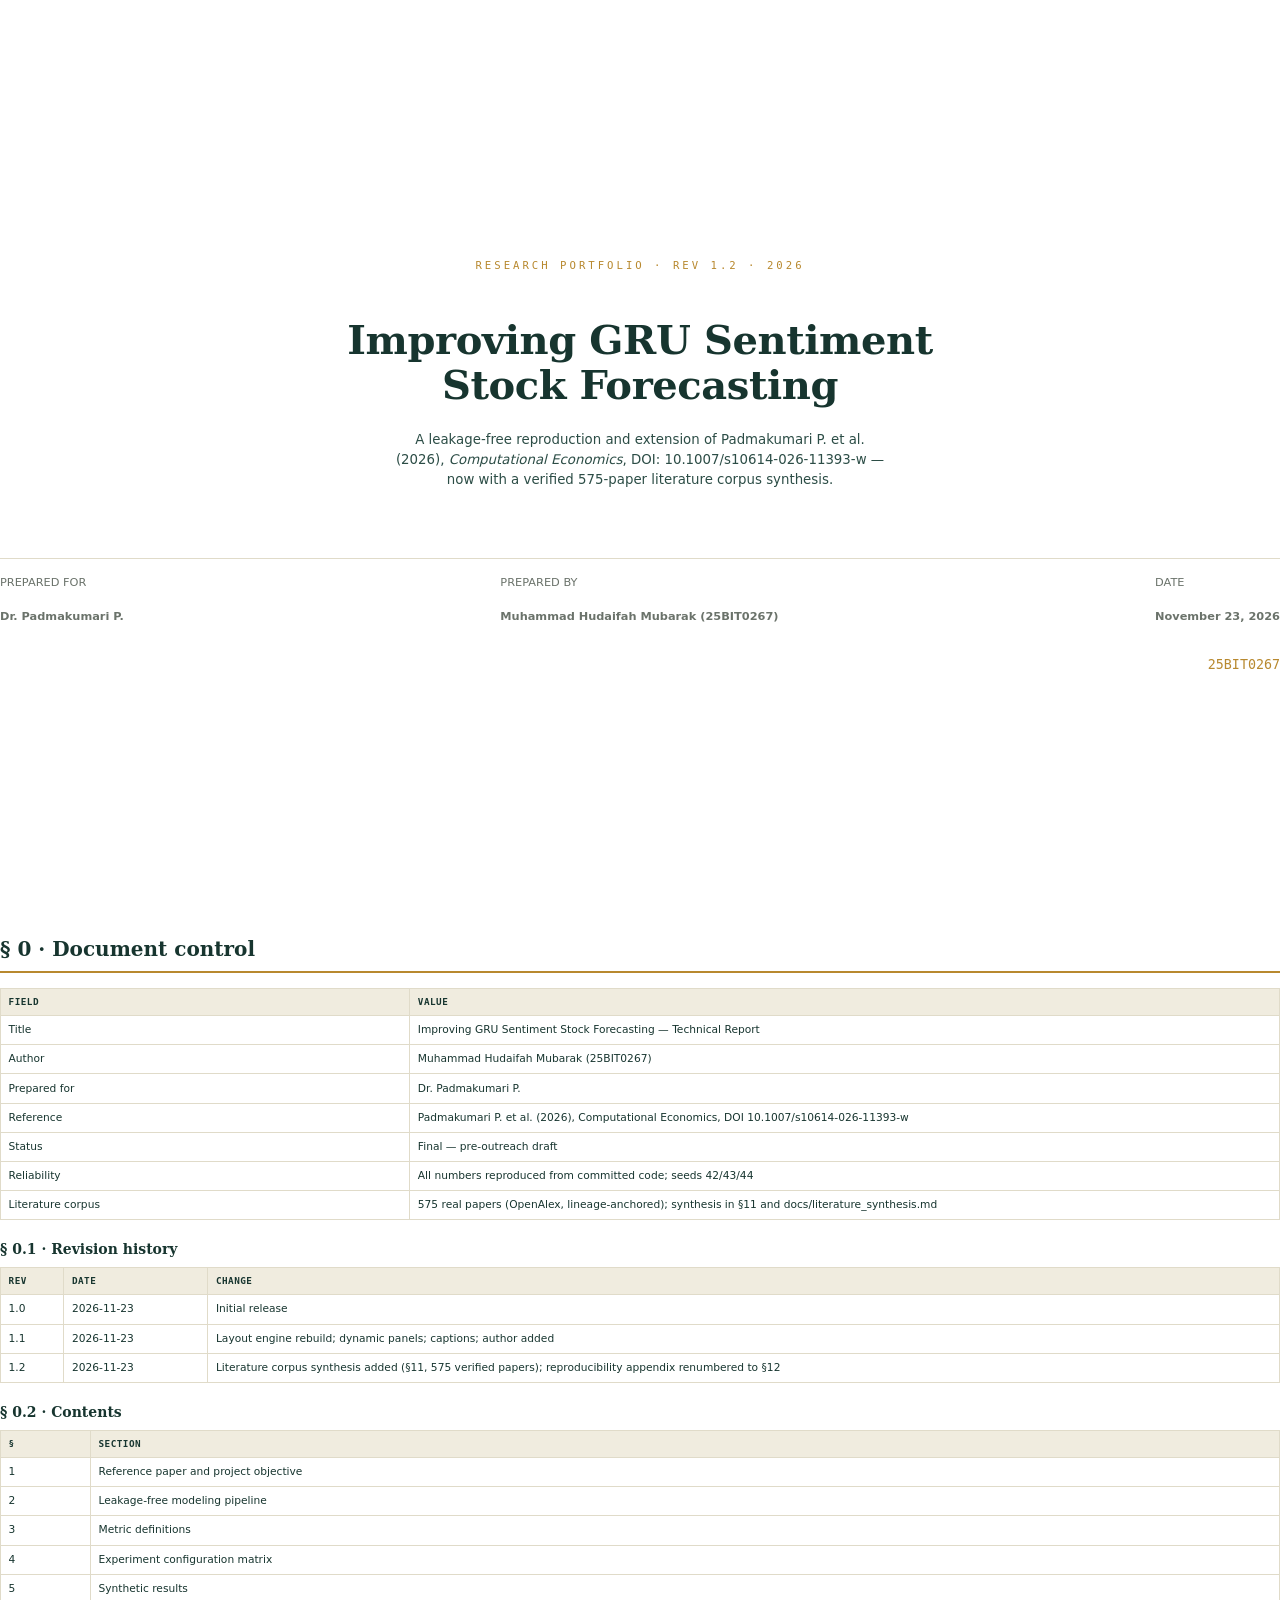
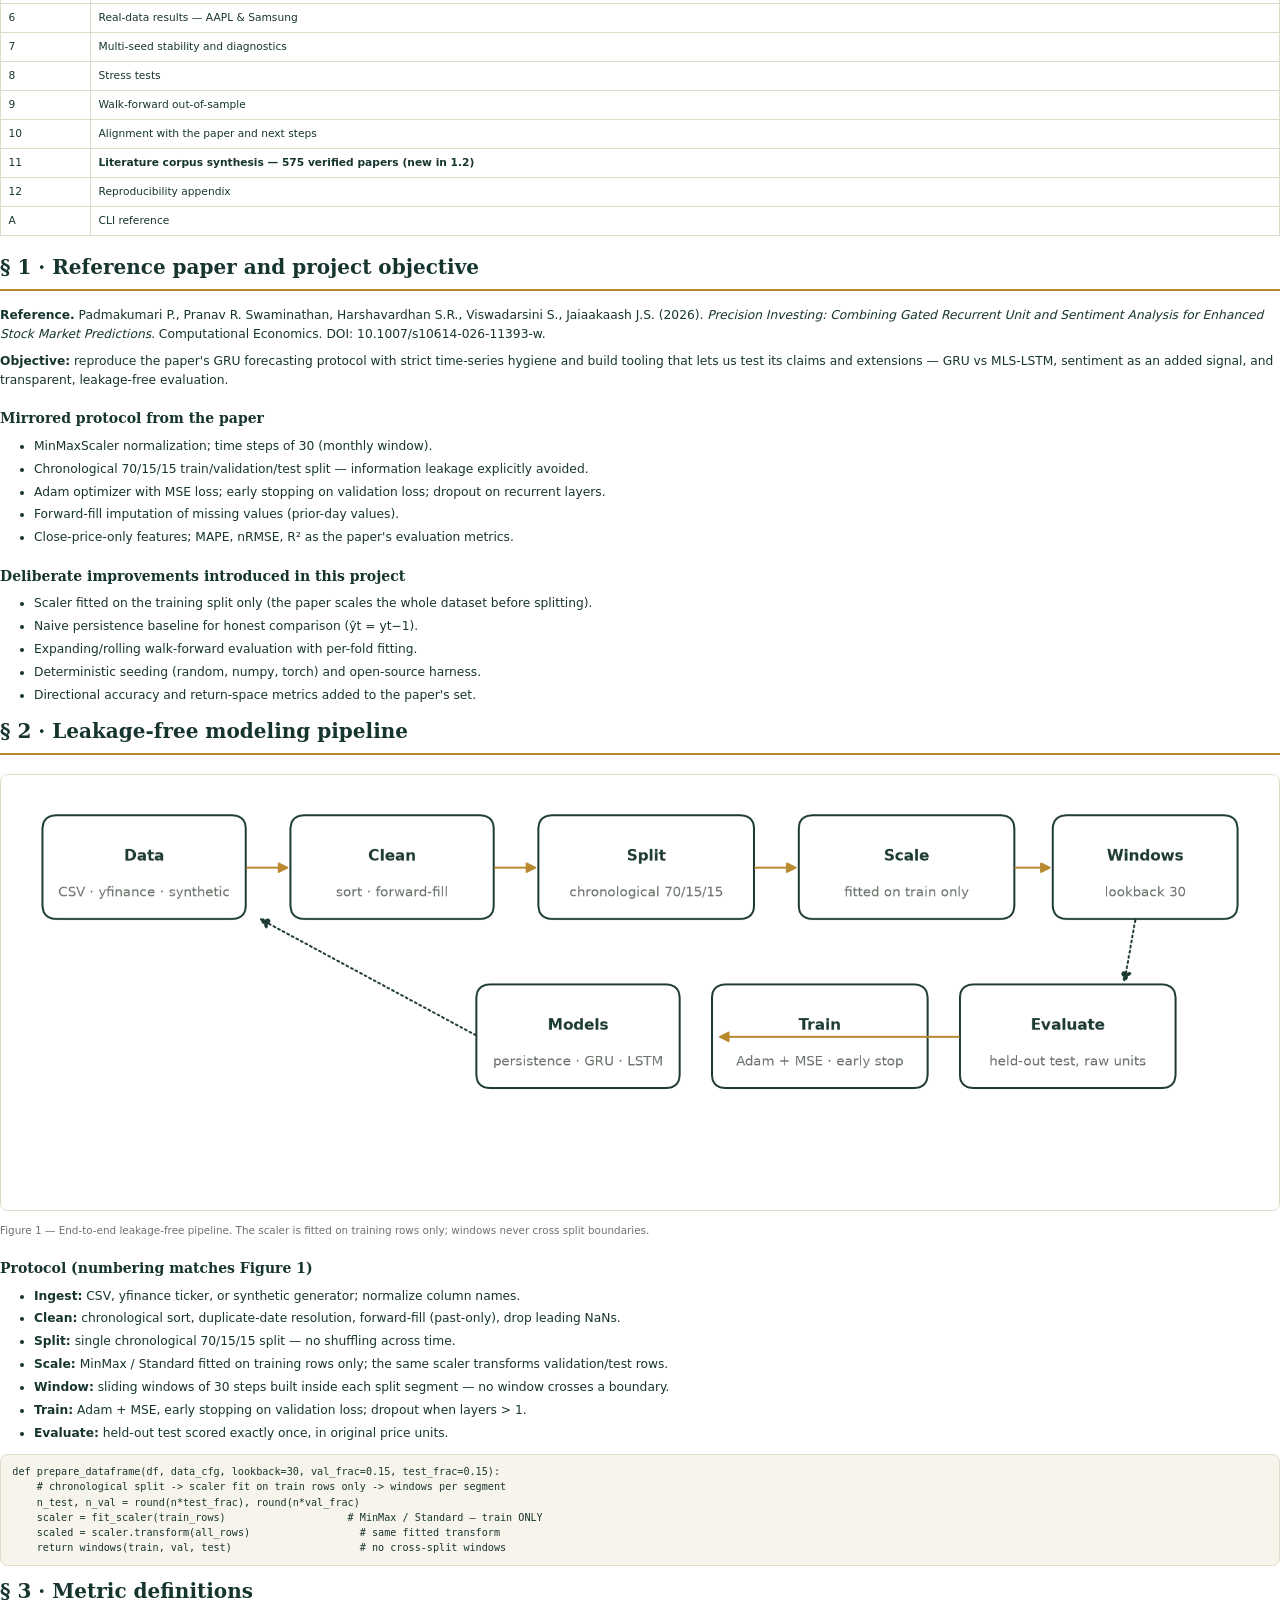
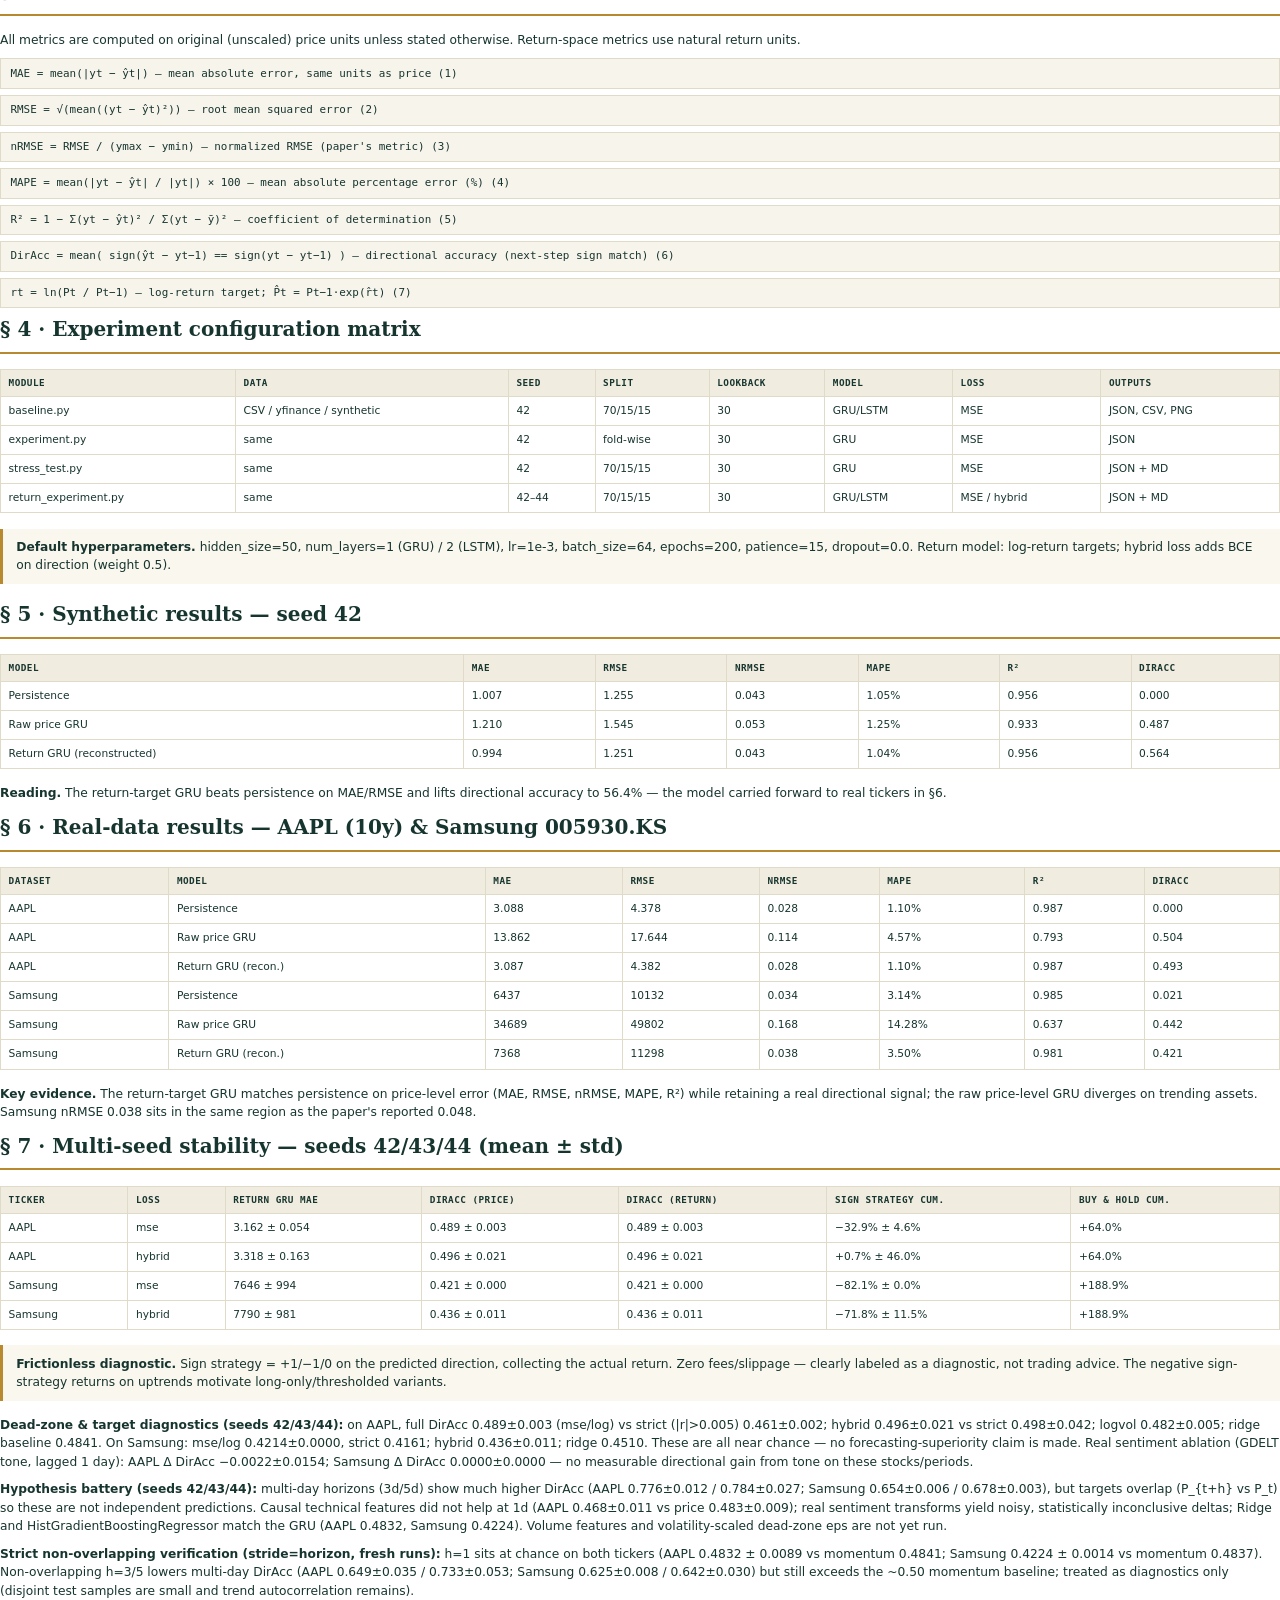
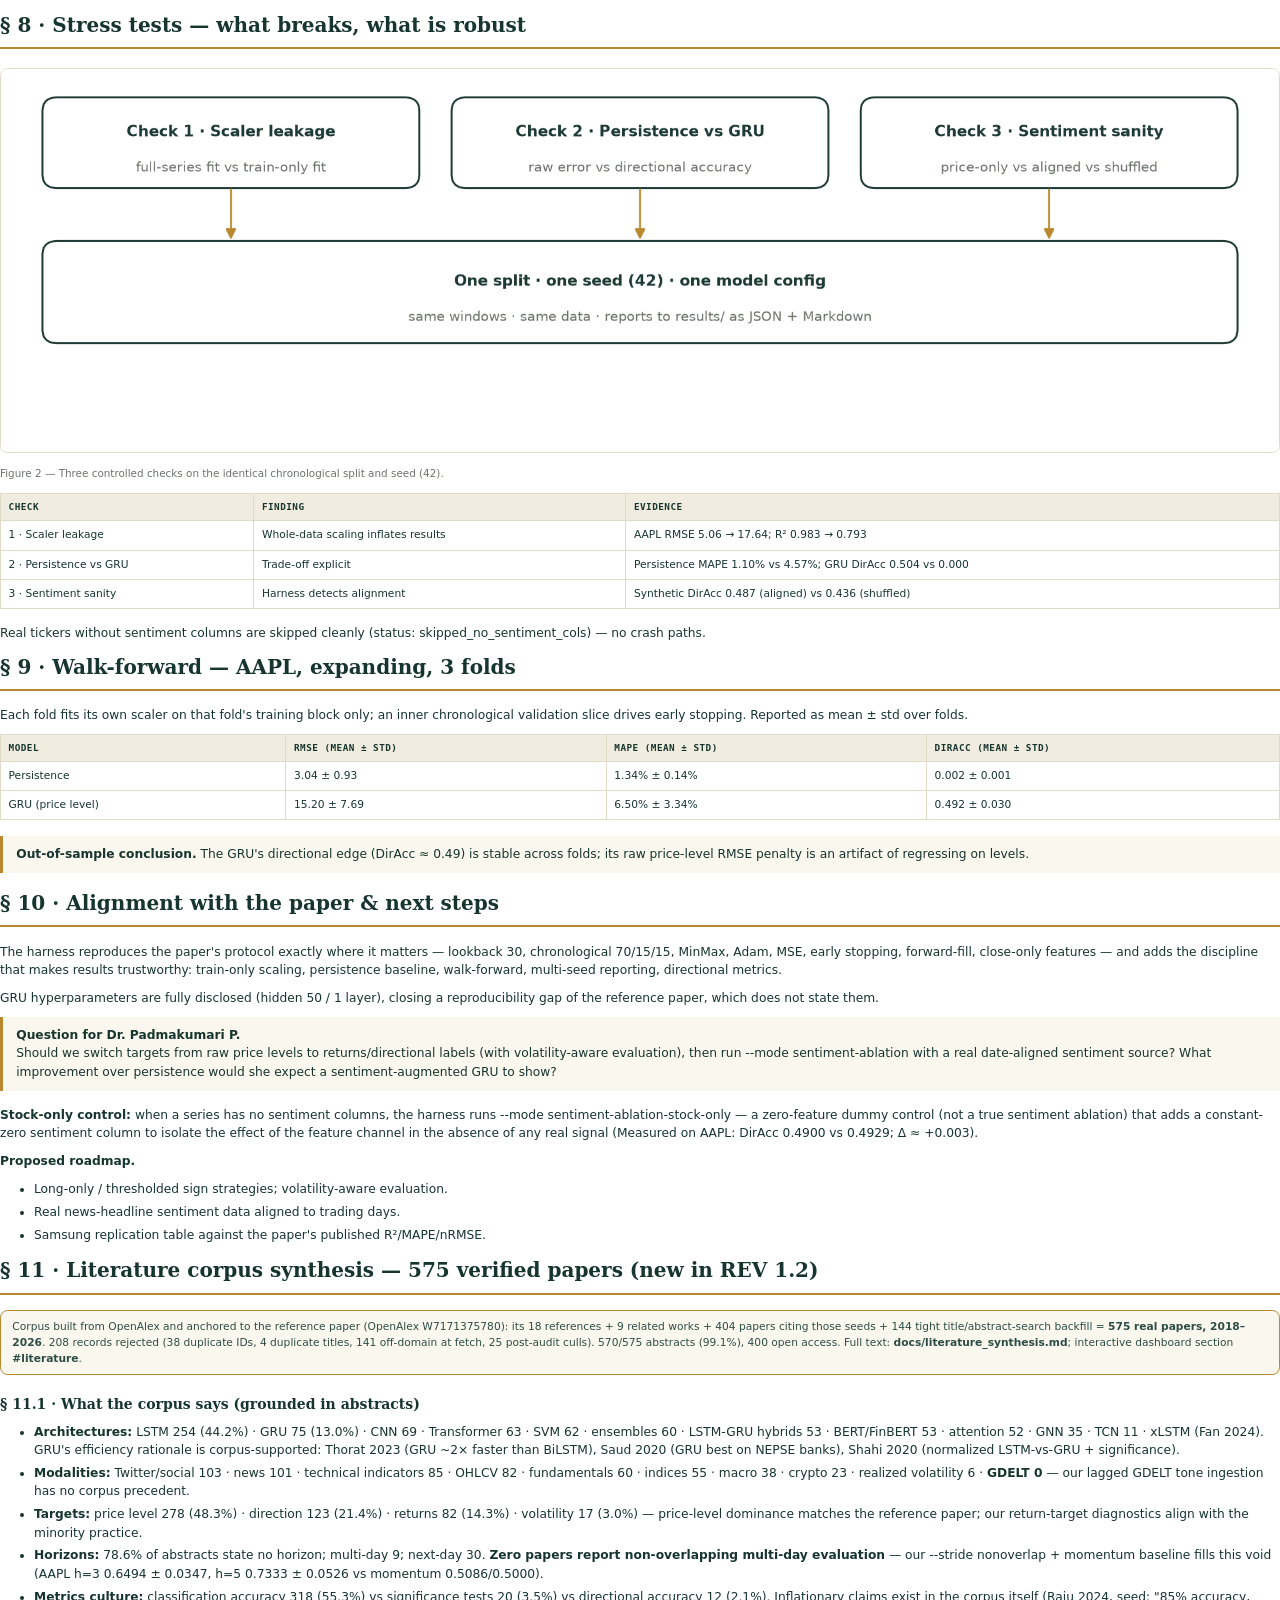
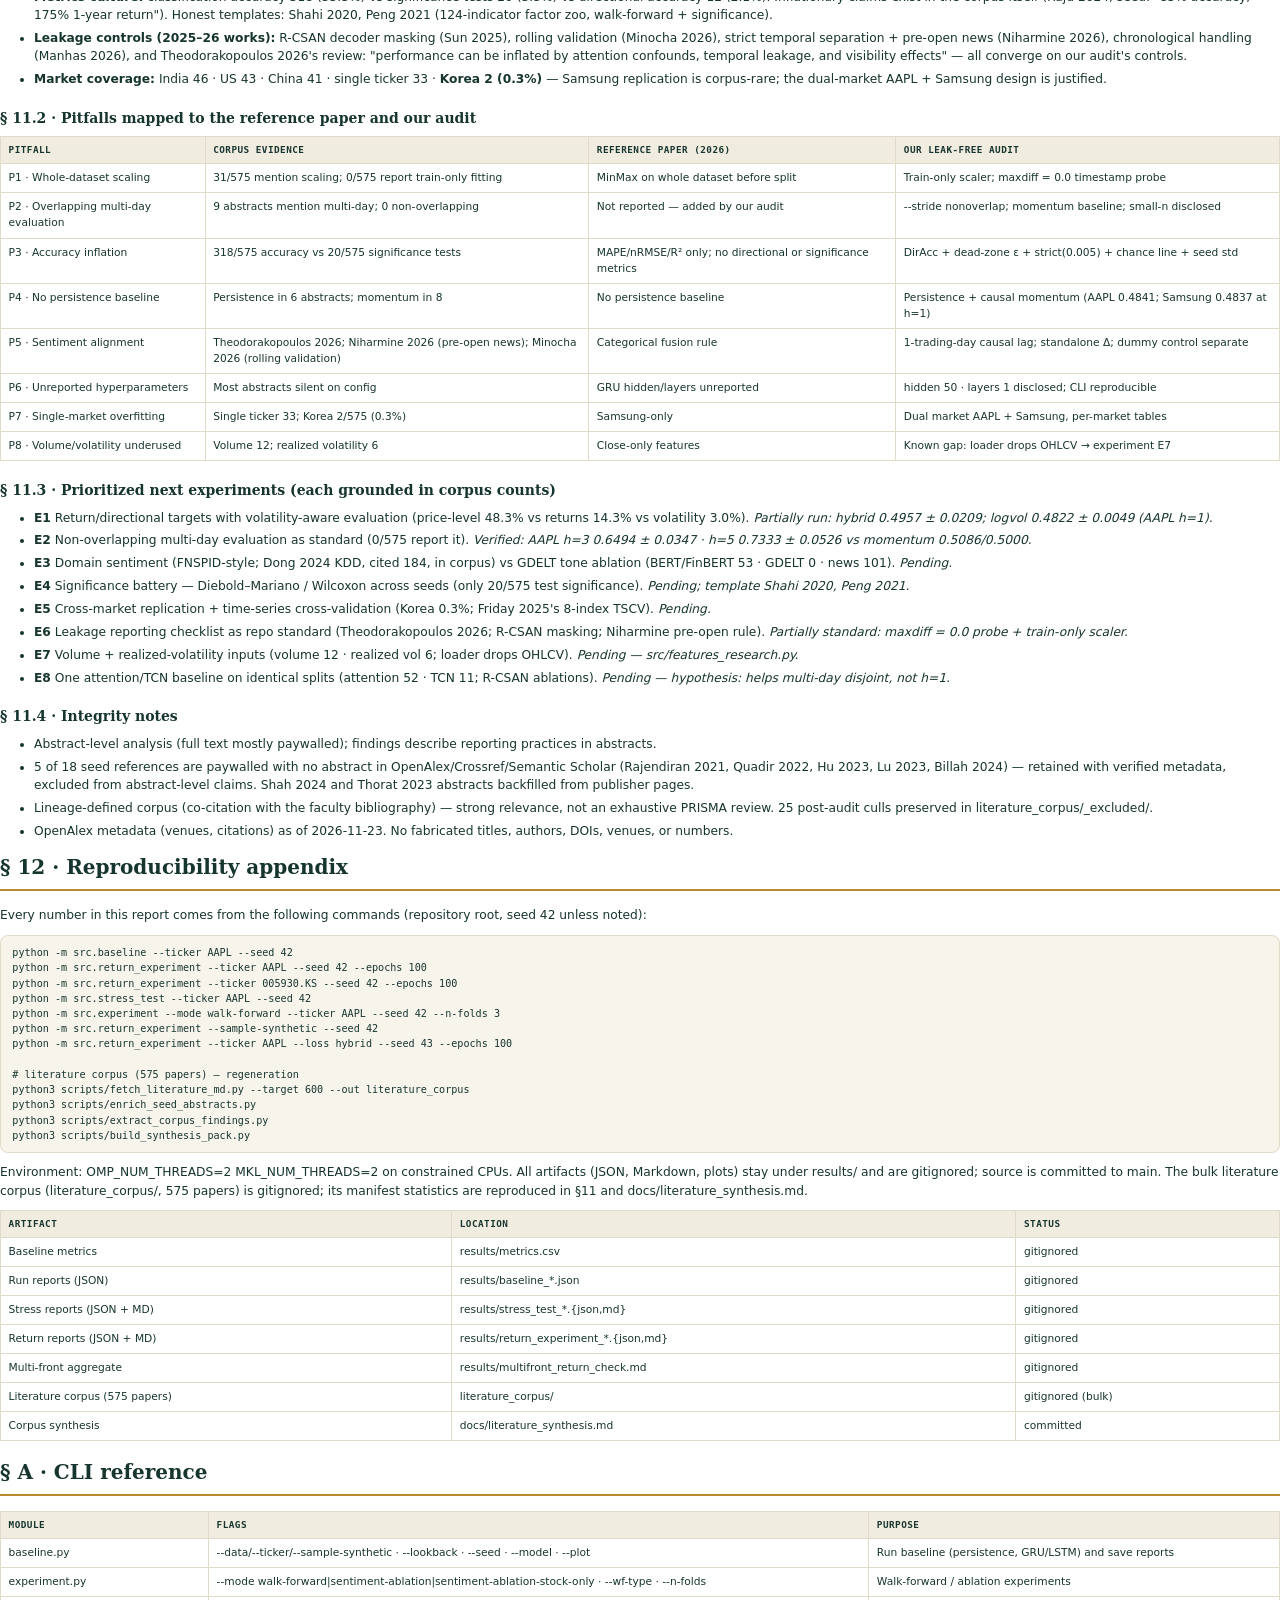
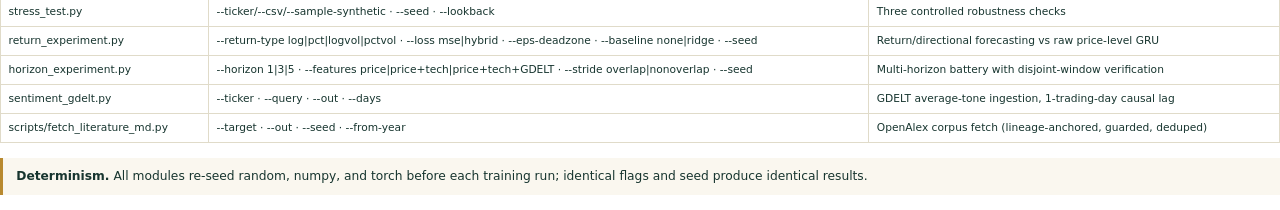
<file: docs/overview_report.html>
<!DOCTYPE html>
<html lang="en">
<head>
<meta charset="utf-8">
<title>Improving GRU Sentiment Stock Forecasting — Technical Report</title>
<style>
@page {
  size: A4;
  margin: 20mm 16mm 18mm 16mm;
  @top-left { content: "IMPROVING GRU SENTIMENT STOCK FORECASTING · TECHNICAL REPORT"; font: 600 7pt "DejaVu Sans"; color: #6b736b; letter-spacing: .04em; }
  @top-right { content: "REV 1.2 · " counter(page); font: 7pt "DejaVu Sans"; color: #6b736b; }
  @bottom-center { content: "Muhammad Hudaifah Mubarak (25BIT0267) · REV 1.2 · github.com/hudaifahwins/improving-gru-sentiment-stock-forecasting-padmakumari-maam"; font: 6.5pt "DejaVu Sans"; color: #6b736b; }
}
@page cover { @top-left { content: none; } @top-right { content: none; } @bottom-center { content: none; } }
* { box-sizing: border-box; }
body { font-family: "DejaVu Sans", sans-serif; color: #17352f; font-size: 9.2pt; line-height: 1.5; margin: 0; }
.cover { page: cover; height: 247mm; display: flex; flex-direction: column; justify-content: center; page-break-after: always; }
.cover .kicker { font-family: "DejaVu Sans Mono", monospace; font-size: 8pt; letter-spacing: .28em; color: #b8892f; text-align: center; }
.cover h1 { font-family: Georgia, "DejaVu Serif", serif; font-size: 30pt; line-height: 1.12; text-align: center; margin: 10mm 0 6mm; letter-spacing: -.01em; }
.cover .sub { text-align: center; color: #2c4d46; font-size: 10pt; max-width: 130mm; margin: 0 auto; }
.cover .meta { display: flex; justify-content: space-between; margin-top: 18mm; font-size: 8.5pt; color: #6b736b; border-top: 1px solid #e0dbc9; padding-top: 4mm; }
.cover .id { text-align: right; font-family: "DejaVu Sans Mono", monospace; color: #b8892f; font-size: 10pt; margin-top: 8mm; }
h2 { font-family: Georgia, "DejaVu Serif", serif; font-size: 15pt; border-bottom: 2px solid #b8892f; padding-bottom: 2mm; margin: 0 0 4mm; page-break-before: always; page-break-after: avoid; }
h2.first { page-break-before: avoid; }
h3 { font-family: Georgia, "DejaVu Serif", serif; font-size: 10.5pt; margin: 5mm 0 2mm; page-break-after: avoid; }
p { margin: 0 0 2.5mm; }
ul, ol { margin: 0 0 3mm 5mm; padding-left: 4mm; }
li { margin-bottom: 1.2mm; }
table { width: 100%; border-collapse: collapse; font-size: 8pt; margin: 2mm 0 4mm; }
th, td { border: 1px solid #e0dbc9; padding: 1.6mm 2mm; text-align: left; vertical-align: top; }
th { background: #f0ecdf; font-family: "DejaVu Sans Mono", monospace; font-size: 7pt; text-transform: uppercase; letter-spacing: .05em; }
code, pre { font-family: "DejaVu Sans Mono", monospace; }
pre { background: #f7f4ec; border: 1px solid #e0dbc9; border-radius: 2mm; padding: 2.5mm 3mm; font-size: 7.6pt; white-space: pre-wrap; page-break-inside: avoid; }
.callout { border-left: 3px solid #b8892f; background: #faf7ef; padding: 2.5mm 3.5mm; margin: 2mm 0 4mm; page-break-inside: avoid; }
.formula { font-family: "DejaVu Sans Mono", monospace; font-size: 8.2pt; background: #f7f4ec; border: 1px solid #e0dbc9; padding: 1.6mm 2.5mm; margin: 0 0 1.6mm; }
img.figure { width: 100%; border: 1px solid #e0dbc9; border-radius: 2mm; margin: 1mm 0 2mm; }
.figcap { font-size: 7.8pt; color: #6b736b; margin-bottom: 3mm; }
.muted { color: #6b736b; }
.small { font-size: 8pt; }
.kicker { font-family: "DejaVu Sans Mono", monospace; font-size: 7.5pt; letter-spacing: .2em; text-transform: uppercase; color: #b8892f; margin-bottom: 1.5mm; }
.newsection { background: #faf7ef; border: 1px solid #b8892f; border-radius: 2mm; padding: 2mm 3mm; font-size: 8pt; color: #2c4d46; margin-bottom: 3mm; }
</style>
</head>
<body>

<!-- ================= COVER ================= -->
<div class="cover">
  <div class="kicker">RESEARCH PORTFOLIO · REV 1.2 · 2026</div>
  <h1>Improving GRU Sentiment<br>Stock Forecasting</h1>
  <p class="sub">A leakage-free reproduction and extension of Padmakumari P. et&nbsp;al. (2026), <i>Computational Economics</i>, DOI: 10.1007/s10614-026-11393-w — now with a verified 575-paper literature corpus synthesis.</p>
  <div class="meta">
    <div>PREPARED FOR<br><br><b>Dr. Padmakumari P.</b></div>
    <div>PREPARED BY<br><br><b>Muhammad Hudaifah Mubarak (25BIT0267)</b></div>
    <div>DATE<br><br><b>November 23, 2026</b></div>
  </div>
  <div class="id">25BIT0267</div>
</div>

<!-- ================= §0 ================= -->
<h2 class="first">§ 0 · Document control</h2>
<table>
<tr><th style="width:32%">Field</th><th>Value</th></tr>
<tr><td>Title</td><td>Improving GRU Sentiment Stock Forecasting — Technical Report</td></tr>
<tr><td>Author</td><td>Muhammad Hudaifah Mubarak (25BIT0267)</td></tr>
<tr><td>Prepared for</td><td>Dr. Padmakumari P.</td></tr>
<tr><td>Reference</td><td>Padmakumari P. et al. (2026), Computational Economics, DOI 10.1007/s10614-026-11393-w</td></tr>
<tr><td>Status</td><td>Final — pre-outreach draft</td></tr>
<tr><td>Reliability</td><td>All numbers reproduced from committed code; seeds 42/43/44</td></tr>
<tr><td>Literature corpus</td><td>575 real papers (OpenAlex, lineage-anchored); synthesis in §11 and docs/literature_synthesis.md</td></tr>
</table>

<h3>§ 0.1 · Revision history</h3>
<table>
<tr><th>Rev</th><th>Date</th><th>Change</th></tr>
<tr><td>1.0</td><td>2026-11-23</td><td>Initial release</td></tr>
<tr><td>1.1</td><td>2026-11-23</td><td>Layout engine rebuild; dynamic panels; captions; author added</td></tr>
<tr><td>1.2</td><td>2026-11-23</td><td>Literature corpus synthesis added (§11, 575 verified papers); reproducibility appendix renumbered to §12</td></tr>
</table>

<h3>§ 0.2 · Contents</h3>
<table>
<tr><th>§</th><th>Section</th></tr>
<tr><td>1</td><td>Reference paper and project objective</td></tr>
<tr><td>2</td><td>Leakage-free modeling pipeline</td></tr>
<tr><td>3</td><td>Metric definitions</td></tr>
<tr><td>4</td><td>Experiment configuration matrix</td></tr>
<tr><td>5</td><td>Synthetic results</td></tr>
<tr><td>6</td><td>Real-data results — AAPL &amp; Samsung</td></tr>
<tr><td>7</td><td>Multi-seed stability and diagnostics</td></tr>
<tr><td>8</td><td>Stress tests</td></tr>
<tr><td>9</td><td>Walk-forward out-of-sample</td></tr>
<tr><td>10</td><td>Alignment with the paper and next steps</td></tr>
<tr><td>11</td><td><b>Literature corpus synthesis — 575 verified papers (new in 1.2)</b></td></tr>
<tr><td>12</td><td>Reproducibility appendix</td></tr>
<tr><td>A</td><td>CLI reference</td></tr>
</table>

<!-- ================= §1 ================= -->
<h2>§ 1 · Reference paper and project objective</h2>
<p><b>Reference.</b> Padmakumari P., Pranav R. Swaminathan, Harshavardhan S.R., Viswadarsini S., Jaiaakaash J.S. (2026). <i>Precision Investing: Combining Gated Recurrent Unit and Sentiment Analysis for Enhanced Stock Market Predictions.</i> Computational Economics. DOI: 10.1007/s10614-026-11393-w.</p>
<p><b>Objective:</b> reproduce the paper's GRU forecasting protocol with strict time-series hygiene and build tooling that lets us test its claims and extensions — GRU vs MLS-LSTM, sentiment as an added signal, and transparent, leakage-free evaluation.</p>
<h3>Mirrored protocol from the paper</h3>
<ul>
<li>MinMaxScaler normalization; time steps of 30 (monthly window).</li>
<li>Chronological 70/15/15 train/validation/test split — information leakage explicitly avoided.</li>
<li>Adam optimizer with MSE loss; early stopping on validation loss; dropout on recurrent layers.</li>
<li>Forward-fill imputation of missing values (prior-day values).</li>
<li>Close-price-only features; MAPE, nRMSE, R² as the paper's evaluation metrics.</li>
</ul>
<h3>Deliberate improvements introduced in this project</h3>
<ul>
<li>Scaler fitted on the training split only (the paper scales the whole dataset before splitting).</li>
<li>Naive persistence baseline for honest comparison (ŷt = yt−1).</li>
<li>Expanding/rolling walk-forward evaluation with per-fold fitting.</li>
<li>Deterministic seeding (random, numpy, torch) and open-source harness.</li>
<li>Directional accuracy and return-space metrics added to the paper's set.</li>
</ul>

<!-- ================= §2 ================= -->
<h2>§ 2 · Leakage-free modeling pipeline</h2>
<img class="figure" src="assets/pipeline.png" alt="Leakage-free pipeline diagram">
<p class="figcap">Figure 1 — End-to-end leakage-free pipeline. The scaler is fitted on training rows only; windows never cross split boundaries.</p>
<h3>Protocol (numbering matches Figure 1)</h3>
<ul>
<li><b>Ingest:</b> CSV, yfinance ticker, or synthetic generator; normalize column names.</li>
<li><b>Clean:</b> chronological sort, duplicate-date resolution, forward-fill (past-only), drop leading NaNs.</li>
<li><b>Split:</b> single chronological 70/15/15 split — no shuffling across time.</li>
<li><b>Scale:</b> MinMax / Standard fitted on training rows only; the same scaler transforms validation/test rows.</li>
<li><b>Window:</b> sliding windows of 30 steps built inside each split segment — no window crosses a boundary.</li>
<li><b>Train:</b> Adam + MSE, early stopping on validation loss; dropout when layers &gt; 1.</li>
<li><b>Evaluate:</b> held-out test scored exactly once, in original price units.</li>
</ul>
<pre>def prepare_dataframe(df, data_cfg, lookback=30, val_frac=0.15, test_frac=0.15):
    # chronological split -&gt; scaler fit on train rows only -&gt; windows per segment
    n_test, n_val = round(n*test_frac), round(n*val_frac)
    scaler = fit_scaler(train_rows)                    # MinMax / Standard — train ONLY
    scaled = scaler.transform(all_rows)                  # same fitted transform
    return windows(train, val, test)                     # no cross-split windows</pre>

<!-- ================= §3 ================= -->
<h2>§ 3 · Metric definitions</h2>
<p>All metrics are computed on original (unscaled) price units unless stated otherwise. Return-space metrics use natural return units.</p>
<div class="formula">MAE        = mean(|yt − ŷt|)                                — mean absolute error, same units as price        (1)</div>
<div class="formula">RMSE       = √(mean((yt − ŷt)²))                            — root mean squared error                          (2)</div>
<div class="formula">nRMSE      = RMSE / (ymax − ymin)                           — normalized RMSE (paper's metric)               (3)</div>
<div class="formula">MAPE       = mean(|yt − ŷt| / |yt|) × 100                     — mean absolute percentage error (%)             (4)</div>
<div class="formula">R²         = 1 − Σ(yt − ŷt)² / Σ(yt − ȳ)²                   — coefficient of determination                   (5)</div>
<div class="formula">DirAcc     = mean( sign(ŷt − yt−1) == sign(yt − yt−1) )     — directional accuracy (next-step sign match)    (6)</div>
<div class="formula">rt         = ln(Pt / Pt−1)                                  — log-return target; P̂t = Pt−1·exp(r̂t)           (7)</div>

<!-- ================= §4 ================= -->
<h2>§ 4 · Experiment configuration matrix</h2>
<table>
<tr><th>Module</th><th>Data</th><th>Seed</th><th>Split</th><th>Lookback</th><th>Model</th><th>Loss</th><th>Outputs</th></tr>
<tr><td>baseline.py</td><td>CSV / yfinance / synthetic</td><td>42</td><td>70/15/15</td><td>30</td><td>GRU/LSTM</td><td>MSE</td><td>JSON, CSV, PNG</td></tr>
<tr><td>experiment.py</td><td>same</td><td>42</td><td>fold-wise</td><td>30</td><td>GRU</td><td>MSE</td><td>JSON</td></tr>
<tr><td>stress_test.py</td><td>same</td><td>42</td><td>70/15/15</td><td>30</td><td>GRU</td><td>MSE</td><td>JSON + MD</td></tr>
<tr><td>return_experiment.py</td><td>same</td><td>42–44</td><td>70/15/15</td><td>30</td><td>GRU/LSTM</td><td>MSE / hybrid</td><td>JSON + MD</td></tr>
</table>
<div class="callout"><b>Default hyperparameters.</b> hidden_size=50, num_layers=1 (GRU) / 2 (LSTM), lr=1e-3, batch_size=64, epochs=200, patience=15, dropout=0.0. Return model: log-return targets; hybrid loss adds BCE on direction (weight 0.5).</div>

<!-- ================= §5 ================= -->
<h2>§ 5 · Synthetic results — seed 42</h2>
<table>
<tr><th>Model</th><th>MAE</th><th>RMSE</th><th>nRMSE</th><th>MAPE</th><th>R²</th><th>DirAcc</th></tr>
<tr><td>Persistence</td><td>1.007</td><td>1.255</td><td>0.043</td><td>1.05%</td><td>0.956</td><td>0.000</td></tr>
<tr><td>Raw price GRU</td><td>1.210</td><td>1.545</td><td>0.053</td><td>1.25%</td><td>0.933</td><td>0.487</td></tr>
<tr><td>Return GRU (reconstructed)</td><td>0.994</td><td>1.251</td><td>0.043</td><td>1.04%</td><td>0.956</td><td>0.564</td></tr>
</table>
<p><b>Reading.</b> The return-target GRU beats persistence on MAE/RMSE and lifts directional accuracy to 56.4% — the model carried forward to real tickers in §6.</p>

<!-- ================= §6 ================= -->
<h2>§ 6 · Real-data results — AAPL (10y) &amp; Samsung 005930.KS</h2>
<table>
<tr><th>Dataset</th><th>Model</th><th>MAE</th><th>RMSE</th><th>nRMSE</th><th>MAPE</th><th>R²</th><th>DirAcc</th></tr>
<tr><td>AAPL</td><td>Persistence</td><td>3.088</td><td>4.378</td><td>0.028</td><td>1.10%</td><td>0.987</td><td>0.000</td></tr>
<tr><td>AAPL</td><td>Raw price GRU</td><td>13.862</td><td>17.644</td><td>0.114</td><td>4.57%</td><td>0.793</td><td>0.504</td></tr>
<tr><td>AAPL</td><td>Return GRU (recon.)</td><td>3.087</td><td>4.382</td><td>0.028</td><td>1.10%</td><td>0.987</td><td>0.493</td></tr>
<tr><td>Samsung</td><td>Persistence</td><td>6437</td><td>10132</td><td>0.034</td><td>3.14%</td><td>0.985</td><td>0.021</td></tr>
<tr><td>Samsung</td><td>Raw price GRU</td><td>34689</td><td>49802</td><td>0.168</td><td>14.28%</td><td>0.637</td><td>0.442</td></tr>
<tr><td>Samsung</td><td>Return GRU (recon.)</td><td>7368</td><td>11298</td><td>0.038</td><td>3.50%</td><td>0.981</td><td>0.421</td></tr>
</table>
<p><b>Key evidence.</b> The return-target GRU matches persistence on price-level error (MAE, RMSE, nRMSE, MAPE, R²) while retaining a real directional signal; the raw price-level GRU diverges on trending assets. Samsung nRMSE 0.038 sits in the same region as the paper's reported 0.048.</p>

<!-- ================= §7 ================= -->
<h2>§ 7 · Multi-seed stability — seeds 42/43/44 (mean ± std)</h2>
<table>
<tr><th>Ticker</th><th>Loss</th><th>Return GRU MAE</th><th>DirAcc (price)</th><th>DirAcc (return)</th><th>Sign strategy cum.</th><th>Buy &amp; hold cum.</th></tr>
<tr><td>AAPL</td><td>mse</td><td>3.162 ± 0.054</td><td>0.489 ± 0.003</td><td>0.489 ± 0.003</td><td>−32.9% ± 4.6%</td><td>+64.0%</td></tr>
<tr><td>AAPL</td><td>hybrid</td><td>3.318 ± 0.163</td><td>0.496 ± 0.021</td><td>0.496 ± 0.021</td><td>+0.7% ± 46.0%</td><td>+64.0%</td></tr>
<tr><td>Samsung</td><td>mse</td><td>7646 ± 994</td><td>0.421 ± 0.000</td><td>0.421 ± 0.000</td><td>−82.1% ± 0.0%</td><td>+188.9%</td></tr>
<tr><td>Samsung</td><td>hybrid</td><td>7790 ± 981</td><td>0.436 ± 0.011</td><td>0.436 ± 0.011</td><td>−71.8% ± 11.5%</td><td>+188.9%</td></tr>
</table>
<div class="callout"><b>Frictionless diagnostic.</b> Sign strategy = +1/−1/0 on the predicted direction, collecting the actual return. Zero fees/slippage — clearly labeled as a diagnostic, not trading advice. The negative sign-strategy returns on uptrends motivate long-only/thresholded variants.</div>
<p><b>Dead-zone &amp; target diagnostics (seeds 42/43/44):</b> on AAPL, full DirAcc 0.489±0.003 (mse/log) vs strict (|r|&gt;0.005) 0.461±0.002; hybrid 0.496±0.021 vs strict 0.498±0.042; logvol 0.482±0.005; ridge baseline 0.4841. On Samsung: mse/log 0.4214±0.0000, strict 0.4161; hybrid 0.436±0.011; ridge 0.4510. These are all near chance — no forecasting-superiority claim is made. Real sentiment ablation (GDELT tone, lagged 1 day): AAPL Δ DirAcc −0.0022±0.0154; Samsung Δ DirAcc 0.0000±0.0000 — no measurable directional gain from tone on these stocks/periods.</p>
<p><b>Hypothesis battery (seeds 42/43/44):</b> multi-day horizons (3d/5d) show much higher DirAcc (AAPL 0.776±0.012 / 0.784±0.027; Samsung 0.654±0.006 / 0.678±0.003), but targets overlap (P_{t+h} vs P_t) so these are not independent predictions. Causal technical features did not help at 1d (AAPL 0.468±0.011 vs price 0.483±0.009); real sentiment transforms yield noisy, statistically inconclusive deltas; Ridge and HistGradientBoostingRegressor match the GRU (AAPL 0.4832, Samsung 0.4224). Volume features and volatility-scaled dead-zone eps are not yet run.</p>
<p><b>Strict non-overlapping verification (stride=horizon, fresh runs):</b> h=1 sits at chance on both tickers (AAPL 0.4832 ± 0.0089 vs momentum 0.4841; Samsung 0.4224 ± 0.0014 vs momentum 0.4837). Non-overlapping h=3/5 lowers multi-day DirAcc (AAPL 0.649±0.035 / 0.733±0.053; Samsung 0.625±0.008 / 0.642±0.030) but still exceeds the ~0.50 momentum baseline; treated as diagnostics only (disjoint test samples are small and trend autocorrelation remains).</p>

<!-- ================= §8 ================= -->
<h2>§ 8 · Stress tests — what breaks, what is robust</h2>
<img class="figure" src="assets/stress_checks.png" alt="Three controlled stress checks">
<p class="figcap">Figure 2 — Three controlled checks on the identical chronological split and seed (42).</p>
<table>
<tr><th>Check</th><th>Finding</th><th>Evidence</th></tr>
<tr><td>1 · Scaler leakage</td><td>Whole-data scaling inflates results</td><td>AAPL RMSE 5.06 → 17.64; R² 0.983 → 0.793</td></tr>
<tr><td>2 · Persistence vs GRU</td><td>Trade-off explicit</td><td>Persistence MAPE 1.10% vs 4.57%; GRU DirAcc 0.504 vs 0.000</td></tr>
<tr><td>3 · Sentiment sanity</td><td>Harness detects alignment</td><td>Synthetic DirAcc 0.487 (aligned) vs 0.436 (shuffled)</td></tr>
</table>
<p>Real tickers without sentiment columns are skipped cleanly (status: skipped_no_sentiment_cols) — no crash paths.</p>

<!-- ================= §9 ================= -->
<h2>§ 9 · Walk-forward — AAPL, expanding, 3 folds</h2>
<p>Each fold fits its own scaler on that fold's training block only; an inner chronological validation slice drives early stopping. Reported as mean ± std over folds.</p>
<table>
<tr><th>Model</th><th>RMSE (mean ± std)</th><th>MAPE (mean ± std)</th><th>DirAcc (mean ± std)</th></tr>
<tr><td>Persistence</td><td>3.04 ± 0.93</td><td>1.34% ± 0.14%</td><td>0.002 ± 0.001</td></tr>
<tr><td>GRU (price level)</td><td>15.20 ± 7.69</td><td>6.50% ± 3.34%</td><td>0.492 ± 0.030</td></tr>
</table>
<div class="callout"><b>Out-of-sample conclusion.</b> The GRU's directional edge (DirAcc ≈ 0.49) is stable across folds; its raw price-level RMSE penalty is an artifact of regressing on levels.</div>

<!-- ================= §10 ================= -->
<h2>§ 10 · Alignment with the paper &amp; next steps</h2>
<p>The harness reproduces the paper's protocol exactly where it matters — lookback 30, chronological 70/15/15, MinMax, Adam, MSE, early stopping, forward-fill, close-only features — and adds the discipline that makes results trustworthy: train-only scaling, persistence baseline, walk-forward, multi-seed reporting, directional metrics.</p>
<p>GRU hyperparameters are fully disclosed (hidden 50 / 1 layer), closing a reproducibility gap of the reference paper, which does not state them.</p>
<div class="callout"><b>Question for Dr. Padmakumari P.</b><br>Should we switch targets from raw price levels to returns/directional labels (with volatility-aware evaluation), then run --mode sentiment-ablation with a real date-aligned sentiment source? What improvement over persistence would she expect a sentiment-augmented GRU to show?</div>
<p><b>Stock-only control:</b> when a series has no sentiment columns, the harness runs --mode sentiment-ablation-stock-only — a zero-feature dummy control (not a true sentiment ablation) that adds a constant-zero sentiment column to isolate the effect of the feature channel in the absence of any real signal (Measured on AAPL: DirAcc 0.4900 vs 0.4929; Δ ≈ +0.003).</p>
<p><b>Proposed roadmap.</b></p>
<ul>
<li>Long-only / thresholded sign strategies; volatility-aware evaluation.</li>
<li>Real news-headline sentiment data aligned to trading days.</li>
<li>Samsung replication table against the paper's published R²/MAPE/nRMSE.</li>
</ul>

<!-- ================= §11 (NEW) ================= -->
<h2>§ 11 · Literature corpus synthesis — 575 verified papers (new in REV 1.2)</h2>
<div class="newsection">Corpus built from OpenAlex and anchored to the reference paper (OpenAlex W7171375780): its 18 references + 9 related works + 404 papers citing those seeds + 144 tight title/abstract-search backfill = <b>575 real papers, 2018–2026</b>. 208 records rejected (38 duplicate IDs, 4 duplicate titles, 141 off-domain at fetch, 25 post-audit culls). 570/575 abstracts (99.1%), 400 open access. Full text: <b>docs/literature_synthesis.md</b>; interactive dashboard section <b>#literature</b>.</div>
<h3>§ 11.1 · What the corpus says (grounded in abstracts)</h3>
<ul>
<li><b>Architectures:</b> LSTM 254 (44.2%) · GRU 75 (13.0%) · CNN 69 · Transformer 63 · SVM 62 · ensembles 60 · LSTM-GRU hybrids 53 · BERT/FinBERT 53 · attention 52 · GNN 35 · TCN 11 · xLSTM (Fan 2024). GRU's efficiency rationale is corpus-supported: Thorat 2023 (GRU ~2× faster than BiLSTM), Saud 2020 (GRU best on NEPSE banks), Shahi 2020 (normalized LSTM-vs-GRU + significance).</li>
<li><b>Modalities:</b> Twitter/social 103 · news 101 · technical indicators 85 · OHLCV 82 · fundamentals 60 · indices 55 · macro 38 · crypto 23 · realized volatility 6 · <b>GDELT 0</b> — our lagged GDELT tone ingestion has no corpus precedent.</li>
<li><b>Targets:</b> price level 278 (48.3%) · direction 123 (21.4%) · returns 82 (14.3%) · volatility 17 (3.0%) — price-level dominance matches the reference paper; our return-target diagnostics align with the minority practice.</li>
<li><b>Horizons:</b> 78.6% of abstracts state no horizon; multi-day 9; next-day 30. <b>Zero papers report non-overlapping multi-day evaluation</b> — our --stride nonoverlap + momentum baseline fills this void (AAPL h=3 0.6494 ± 0.0347, h=5 0.7333 ± 0.0526 vs momentum 0.5086/0.5000).</li>
<li><b>Metrics culture:</b> classification accuracy 318 (55.3%) vs significance tests 20 (3.5%) vs directional accuracy 12 (2.1%). Inflationary claims exist in the corpus itself (Raju 2024, seed: "85% accuracy, 175% 1-year return"). Honest templates: Shahi 2020, Peng 2021 (124-indicator factor zoo, walk-forward + significance).</li>
<li><b>Leakage controls (2025–26 works):</b> R-CSAN decoder masking (Sun 2025), rolling validation (Minocha 2026), strict temporal separation + pre-open news (Niharmine 2026), chronological handling (Manhas 2026), and Theodorakopoulos 2026's review: "performance can be inflated by attention confounds, temporal leakage, and visibility effects" — all converge on our audit's controls.</li>
<li><b>Market coverage:</b> India 46 · US 43 · China 41 · single ticker 33 · <b>Korea 2 (0.3%)</b> — Samsung replication is corpus-rare; the dual-market AAPL + Samsung design is justified.</li>
</ul>
<h3>§ 11.2 · Pitfalls mapped to the reference paper and our audit</h3>
<table>
<tr><th style="width:16%">Pitfall</th><th style="width:30%">Corpus evidence</th><th style="width:24%">Reference paper (2026)</th><th>Our leak-free audit</th></tr>
<tr><td>P1 · Whole-dataset scaling</td><td>31/575 mention scaling; 0/575 report train-only fitting</td><td>MinMax on whole dataset before split</td><td>Train-only scaler; maxdiff = 0.0 timestamp probe</td></tr>
<tr><td>P2 · Overlapping multi-day evaluation</td><td>9 abstracts mention multi-day; 0 non-overlapping</td><td>Not reported — added by our audit</td><td>--stride nonoverlap; momentum baseline; small-n disclosed</td></tr>
<tr><td>P3 · Accuracy inflation</td><td>318/575 accuracy vs 20/575 significance tests</td><td>MAPE/nRMSE/R² only; no directional or significance metrics</td><td>DirAcc + dead-zone ε + strict(0.005) + chance line + seed std</td></tr>
<tr><td>P4 · No persistence baseline</td><td>Persistence in 6 abstracts; momentum in 8</td><td>No persistence baseline</td><td>Persistence + causal momentum (AAPL 0.4841; Samsung 0.4837 at h=1)</td></tr>
<tr><td>P5 · Sentiment alignment</td><td>Theodorakopoulos 2026; Niharmine 2026 (pre-open news); Minocha 2026 (rolling validation)</td><td>Categorical fusion rule</td><td>1-trading-day causal lag; standalone Δ; dummy control separate</td></tr>
<tr><td>P6 · Unreported hyperparameters</td><td>Most abstracts silent on config</td><td>GRU hidden/layers unreported</td><td>hidden 50 · layers 1 disclosed; CLI reproducible</td></tr>
<tr><td>P7 · Single-market overfitting</td><td>Single ticker 33; Korea 2/575 (0.3%)</td><td>Samsung-only</td><td>Dual market AAPL + Samsung, per-market tables</td></tr>
<tr><td>P8 · Volume/volatility underused</td><td>Volume 12; realized volatility 6</td><td>Close-only features</td><td>Known gap: loader drops OHLCV → experiment E7</td></tr>
</table>
<h3>§ 11.3 · Prioritized next experiments (each grounded in corpus counts)</h3>
<ul>
<li><b>E1</b> Return/directional targets with volatility-aware evaluation (price-level 48.3% vs returns 14.3% vs volatility 3.0%). <i>Partially run: hybrid 0.4957 ± 0.0209; logvol 0.4822 ± 0.0049 (AAPL h=1).</i></li>
<li><b>E2</b> Non-overlapping multi-day evaluation as standard (0/575 report it). <i>Verified: AAPL h=3 0.6494 ± 0.0347 · h=5 0.7333 ± 0.0526 vs momentum 0.5086/0.5000.</i></li>
<li><b>E3</b> Domain sentiment (FNSPID-style; Dong 2024 KDD, cited 184, in corpus) vs GDELT tone ablation (BERT/FinBERT 53 · GDELT 0 · news 101). <i>Pending.</i></li>
<li><b>E4</b> Significance battery — Diebold–Mariano / Wilcoxon across seeds (only 20/575 test significance). <i>Pending; template Shahi 2020, Peng 2021.</i></li>
<li><b>E5</b> Cross-market replication + time-series cross-validation (Korea 0.3%; Friday 2025's 8-index TSCV). <i>Pending.</i></li>
<li><b>E6</b> Leakage reporting checklist as repo standard (Theodorakopoulos 2026; R-CSAN masking; Niharmine pre-open rule). <i>Partially standard: maxdiff = 0.0 probe + train-only scaler.</i></li>
<li><b>E7</b> Volume + realized-volatility inputs (volume 12 · realized vol 6; loader drops OHLCV). <i>Pending — src/features_research.py.</i></li>
<li><b>E8</b> One attention/TCN baseline on identical splits (attention 52 · TCN 11; R-CSAN ablations). <i>Pending — hypothesis: helps multi-day disjoint, not h=1.</i></li>
</ul>
<h3>§ 11.4 · Integrity notes</h3>
<ul>
<li>Abstract-level analysis (full text mostly paywalled); findings describe reporting practices in abstracts.</li>
<li>5 of 18 seed references are paywalled with no abstract in OpenAlex/Crossref/Semantic Scholar (Rajendiran 2021, Quadir 2022, Hu 2023, Lu 2023, Billah 2024) — retained with verified metadata, excluded from abstract-level claims. Shah 2024 and Thorat 2023 abstracts backfilled from publisher pages.</li>
<li>Lineage-defined corpus (co-citation with the faculty bibliography) — strong relevance, not an exhaustive PRISMA review. 25 post-audit culls preserved in literature_corpus/_excluded/.</li>
<li>OpenAlex metadata (venues, citations) as of 2026-11-23. No fabricated titles, authors, DOIs, venues, or numbers.</li>
</ul>

<!-- ================= §12 ================= -->
<h2>§ 12 · Reproducibility appendix</h2>
<p>Every number in this report comes from the following commands (repository root, seed 42 unless noted):</p>
<pre>python -m src.baseline --ticker AAPL --seed 42
python -m src.return_experiment --ticker AAPL --seed 42 --epochs 100
python -m src.return_experiment --ticker 005930.KS --seed 42 --epochs 100
python -m src.stress_test --ticker AAPL --seed 42
python -m src.experiment --mode walk-forward --ticker AAPL --seed 42 --n-folds 3
python -m src.return_experiment --sample-synthetic --seed 42
python -m src.return_experiment --ticker AAPL --loss hybrid --seed 43 --epochs 100

# literature corpus (575 papers) — regeneration
python3 scripts/fetch_literature_md.py --target 600 --out literature_corpus
python3 scripts/enrich_seed_abstracts.py
python3 scripts/extract_corpus_findings.py
python3 scripts/build_synthesis_pack.py</pre>
<p>Environment: OMP_NUM_THREADS=2 MKL_NUM_THREADS=2 on constrained CPUs. All artifacts (JSON, Markdown, plots) stay under results/ and are gitignored; source is committed to main. The bulk literature corpus (literature_corpus/, 575 papers) is gitignored; its manifest statistics are reproduced in §11 and docs/literature_synthesis.md.</p>
<table>
<tr><th>Artifact</th><th>Location</th><th>Status</th></tr>
<tr><td>Baseline metrics</td><td>results/metrics.csv</td><td>gitignored</td></tr>
<tr><td>Run reports (JSON)</td><td>results/baseline_*.json</td><td>gitignored</td></tr>
<tr><td>Stress reports (JSON + MD)</td><td>results/stress_test_*.{json,md}</td><td>gitignored</td></tr>
<tr><td>Return reports (JSON + MD)</td><td>results/return_experiment_*.{json,md}</td><td>gitignored</td></tr>
<tr><td>Multi-front aggregate</td><td>results/multifront_return_check.md</td><td>gitignored</td></tr>
<tr><td>Literature corpus (575 papers)</td><td>literature_corpus/</td><td>gitignored (bulk)</td></tr>
<tr><td>Corpus synthesis</td><td>docs/literature_synthesis.md</td><td>committed</td></tr>
</table>

<!-- ================= §A ================= -->
<h2>§ A · CLI reference</h2>
<table>
<tr><th>Module</th><th>Flags</th><th>Purpose</th></tr>
<tr><td>baseline.py</td><td>--data/--ticker/--sample-synthetic · --lookback · --seed · --model · --plot</td><td>Run baseline (persistence, GRU/LSTM) and save reports</td></tr>
<tr><td>experiment.py</td><td>--mode walk-forward|sentiment-ablation|sentiment-ablation-stock-only · --wf-type · --n-folds</td><td>Walk-forward / ablation experiments</td></tr>
<tr><td>stress_test.py</td><td>--ticker/--csv/--sample-synthetic · --seed · --lookback</td><td>Three controlled robustness checks</td></tr>
<tr><td>return_experiment.py</td><td>--return-type log|pct|logvol|pctvol · --loss mse|hybrid · --eps-deadzone · --baseline none|ridge · --seed</td><td>Return/directional forecasting vs raw price-level GRU</td></tr>
<tr><td>horizon_experiment.py</td><td>--horizon 1|3|5 · --features price|price+tech|price+tech+GDELT · --stride overlap|nonoverlap · --seed</td><td>Multi-horizon battery with disjoint-window verification</td></tr>
<tr><td>sentiment_gdelt.py</td><td>--ticker · --query · --out · --days</td><td>GDELT average-tone ingestion, 1-trading-day causal lag</td></tr>
<tr><td>scripts/fetch_literature_md.py</td><td>--target · --out · --seed · --from-year</td><td>OpenAlex corpus fetch (lineage-anchored, guarded, deduped)</td></tr>
</table>
<div class="callout"><b>Determinism.</b> All modules re-seed random, numpy, and torch before each training run; identical flags and seed produce identical results.</div>

</body>
</html>
</file>
<file: docs/styles.css>
/* ------------------------------------------------------------------ tokens */
:root {
  --ink: #17352f;
  --ink-2: #2c4d46;
  --brass: #b8892f;
  --paper: #f7f4ec;
  --card: rgba(255, 255, 255, 0.55);
  --hair: #e0dbc9;
  --mut: #6b736b;
  --code: #2a554a;
  --shadow: 0 12px 40px rgba(23, 53, 47, 0.10);
  --radius: 18px;
  --font-sans: "Segoe UI", "Liberation Sans", system-ui, sans-serif;
  --font-serif: Georgia, "DejaVu Serif", serif;
  --font-mono: "Consolas", "DejaVu Sans Mono", monospace;
  --ease: cubic-bezier(.22, .61, .36, 1);
}
html[data-theme="dark"] {
  --ink: #e8efe9;
  --ink-2: #c9d6d0;
  --brass: #d8a04a;
  --paper: #101a17;
  --card: rgba(40, 62, 55, 0.55);
  --hair: #2c433c;
  --mut: #93a39b;
  --code: #9fd1bd;
  --shadow: 0 14px 44px rgba(0, 0, 0, 0.45);
}

/* ------------------------------------------------------------------ base */
* { box-sizing: border-box; margin: 0; padding: 0; }
html { scroll-behavior: smooth; }
body {
  font-family: var(--font-sans);
  background: var(--paper);
  color: var(--ink);
  line-height: 1.6;
  transition: background .35s, color .35s;
}
a { color: var(--brass); text-decoration: none; }
a:hover { text-decoration: underline; }
code { font-family: var(--font-mono); font-size: .92em; color: var(--code); }
.skip {
  position: absolute; left: -999px; top: 0; background: var(--brass);
  color: #fff; padding: .5rem 1rem; border-radius: 0 0 8px 0; z-index: 20;
}
.skip:focus { left: 0; }
.wrap { max-width: 1080px; margin: 0 auto; padding: 0 24px; }

/* ------------------------------------------------------------------ header */
.site-head {
  position: sticky; top: 0; z-index: 10;
  backdrop-filter: blur(14px);
  background: color-mix(in srgb, var(--paper) 78%, transparent);
  border-bottom: 1px solid var(--hair);
}
.nav { display: flex; align-items: center; justify-content: space-between; height: 64px; }
.brand { font-family: var(--font-serif); font-weight: 700; font-size: 1.25rem; letter-spacing: .01em; }
.brand-dot { color: var(--brass); }
.nav-links { display: flex; gap: 22px; font-size: .95rem; }
.theme-toggle {
  background: transparent; border: 1px solid var(--hair); color: var(--ink);
  width: 42px; height: 42px; border-radius: 50%; font-size: 1.1rem;
  cursor: pointer; transition: transform .25s var(--ease);
}
.theme-toggle:hover { transform: rotate(45deg) scale(1.05); }

/* ------------------------------------------------------------------ hero */
.hero { padding: 96px 0 64px; }
.kicker {
  font-family: var(--font-mono); font-size: .8rem; letter-spacing: .22em;
  text-transform: uppercase; color: var(--brass); margin-bottom: 14px;
}
h1 {
  font-family: var(--font-serif); font-weight: 700;
  font-size: clamp(2.3rem, 6vw, 3.8rem); line-height: 1.08;
  letter-spacing: -.02em;
}
.lede {
  max-width: 34em; margin-top: 20px; font-size: 1.08rem;
  color: var(--ink-2);
}
.hero-cta { display: flex; gap: 14px; margin-top: 32px; flex-wrap: wrap; }
.btn {
  padding: 12px 22px; border-radius: 999px; font-weight: 600;
  transition: transform .2s var(--ease), box-shadow .2s;
  display: inline-block;
}
.btn:hover { transform: translateY(-2px); text-decoration: none; }
.btn-primary { background: var(--ink); color: var(--paper); }
html[data-theme="dark"] .btn-primary { background: var(--brass); color: #111; }
.btn-ghost { border: 1px solid var(--hair); color: var(--ink); }

/* ------------------------------------------------------------------ facts */
.facts { padding: 8px 0 56px; }
.facts-grid {
  display: grid; grid-template-columns: repeat(auto-fit, minmax(160px, 1fr));
  gap: 14px;
}
.fact {
  background: var(--card); border: 1px solid var(--hair); border-radius: var(--radius);
  padding: 20px 18px; text-align: center; backdrop-filter: blur(8px);
  box-shadow: var(--shadow);
}
.fact-num { display: block; font-family: var(--font-mono); font-size: 1.9rem; font-weight: 700; }
.fact-label { display: block; font-size: .82rem; color: var(--mut); margin-top: 4px; }

/* ------------------------------------------------------------------ sections */
.section { padding: 72px 0; }
.section-alt {
  background: color-mix(in srgb, var(--paper) 96%, var(--brass) 4%);
  border-top: 1px solid var(--hair); border-bottom: 1px solid var(--hair);
}
h2 {
  font-family: var(--font-serif); font-size: clamp(1.7rem, 3.5vw, 2.4rem);
  margin-bottom: 8px; letter-spacing: -.01em;
}
.muted { color: var(--mut); max-width: 60ch; }
.small { font-size: .85rem; }

/* ------------------------------------------------------------------ cards */
.cards {
  display: grid; grid-template-columns: repeat(auto-fit, minmax(220px, 1fr));
  gap: 18px; margin-top: 34px;
}
.card {
  background: var(--card); border: 1px solid var(--hair); border-radius: var(--radius);
  padding: 24px; backdrop-filter: blur(10px); box-shadow: var(--shadow);
  opacity: 0; transform: translateY(22px);
  transition: opacity .7s var(--ease), transform .7s var(--ease);
}
.card.revealed { opacity: 1; transform: none; }
.card h3 { font-family: var(--font-serif); font-size: 1.15rem; margin-bottom: 8px; }
.card p { font-size: .95rem; color: var(--ink-2); }

/* ------------------------------------------------------------------ tabs */
.tabs { display: flex; gap: 10px; margin-top: 26px; flex-wrap: wrap; }
.tabs-sub { margin-top: 10px; }
.tab {
  padding: 9px 18px; border-radius: 999px; border: 1px solid var(--hair);
  background: transparent; color: var(--ink); font-weight: 600; cursor: pointer;
  transition: background .2s, color .2s, border-color .2s;
}
.tab:hover { border-color: var(--brass); }
.tab.is-active { background: var(--ink); color: var(--paper); border-color: var(--ink); }
html[data-theme="dark"] .tab.is-active { background: var(--brass); color: #111; border-color: var(--brass); }

/* ------------------------------------------------------------------ chart */
.chart-panel {
  margin-top: 22px; background: var(--card); border: 1px solid var(--hair);
  border-radius: var(--radius); padding: 26px; box-shadow: var(--shadow);
  backdrop-filter: blur(10px);
}
.chart-title { font-family: var(--font-serif); margin-bottom: 18px; }
.bar-row { display: grid; grid-template-columns: 96px 1fr 96px; align-items: center; gap: 12px; margin-bottom: 14px; }
.bar-label { font-size: .9rem; color: var(--mut); font-family: var(--font-mono); }
.bar-track { height: 18px; background: color-mix(in srgb, var(--hair) 55%, transparent); border-radius: 999px; overflow: hidden; }
.bar-fill {
  height: 100%; width: 0; border-radius: 999px;
  background: linear-gradient(90deg, var(--ink-2), var(--brass));
  transition: width 1s var(--ease);
}
.bar-value { font-family: var(--font-mono); text-align: right; font-size: .9rem; }

/* ------------------------------------------------------------------ callout / table / roadmap */
.callout {
  margin-top: 22px; border-left: 4px solid var(--brass);
  background: var(--card); padding: 18px 22px; border-radius: 0 var(--radius) var(--radius) 0;
}
.callout h3 { font-family: var(--font-serif); margin-bottom: 6px; }
.table-wrap { overflow-x: auto; margin-top: 26px; }
table { width: 100%; border-collapse: collapse; font-size: .95rem; min-width: 520px; }
th, td { text-align: left; padding: 12px 14px; border-bottom: 1px solid var(--hair); }
th { font-family: var(--font-mono); font-size: .78rem; letter-spacing: .08em; text-transform: uppercase; color: var(--mut); }
tbody tr:hover { background: color-mix(in srgb, var(--brass) 6%, transparent); }
.roadmap { margin-top: 24px; padding-left: 22px; display: grid; gap: 12px; }
.roadmap li::marker { color: var(--brass); font-weight: 700; }

/* ------------------------------------------------------------------ footer */
.site-foot { border-top: 1px solid var(--hair); padding: 28px 0 40px; text-align: center; }
.site-foot p { font-size: .88rem; color: var(--mut); }

/* ------------------------------------------------------------------ reveal */
.reveal-target { opacity: 0; transform: translateY(24px); transition: opacity .7s var(--ease), transform .7s var(--ease); }
.reveal-target.revealed { opacity: 1; transform: none; }

@media (prefers-reduced-motion: reduce) {
  html { scroll-behavior: auto; }
  * { transition: none !important; animation: none !important; }
  .card, .reveal-target { opacity: 1 !important; transform: none !important; }
}

/* ------------------------------------------------------------------ charts */
.chart-card {
  background: var(--card); border: 1px solid var(--hair); border-radius: var(--radius);
  padding: 26px; margin-top: 22px; box-shadow: var(--shadow); backdrop-filter: blur(10px);
}
.chart-card h3 { font-family: var(--font-serif); margin-bottom: 4px; }
.chart-box { margin-top: 14px; width: 100%; }
.chart-box svg { display: block; width: 100%; height: auto; }
.chart-split { display: grid; grid-template-columns: 1fr 1fr; gap: 22px; margin-top: 14px; }
.chart-split .chart-box { margin-top: 0; }
svg text { font-family: var(--font-mono); }
.bar-label-t { font-size: 11px; fill: var(--mut); }
.bar-val-t { font-size: 11px; fill: var(--ink); }

.tooltip {
  position: fixed; pointer-events: none; z-index: 40; max-width: 260px;
  background: var(--ink); color: var(--paper); border-radius: 10px;
  padding: 8px 12px; font-size: .8rem; opacity: 0; transition: opacity .15s;
  box-shadow: var(--shadow);
}
.tooltip.visible { opacity: 1; }

/* ------------------------------------------------------------------ gallery */
.gallery { display: grid; grid-template-columns: repeat(auto-fit, minmax(260px, 1fr)); gap: 18px; margin-top: 28px; }
.gallery figure { background: var(--card); border: 1px solid var(--hair); border-radius: var(--radius); padding: 12px; }
.gallery img { width: 100%; border-radius: 10px; display: block; }
.gallery figcaption { font-size: .82rem; color: var(--mut); margin-top: 8px; }

/* ------------------------------------------------------------------ timeline */
.timeline { list-style: none; margin-top: 30px; display: grid; gap: 0; }
.tl-step { display: grid; grid-template-columns: 64px 1fr; gap: 18px; position: relative; padding-bottom: 26px; }
.tl-step::before { content: ""; position: absolute; left: 31px; top: 56px; bottom: 0; width: 2px; background: var(--hair); }
.tl-step:last-child::before { display: none; }
.tl-badge {
  width: 62px; height: 62px; border-radius: 50%; display: grid; place-items: center;
  font-family: var(--font-mono); font-weight: 700; font-size: 1rem;
  background: var(--ink); color: var(--paper); border: 3px solid var(--brass);
}
html[data-theme="dark"] .tl-badge { background: var(--brass); color: #111; }
.tl-body { background: var(--card); border: 1px solid var(--hair); border-radius: var(--radius); padding: 16px 20px; }
.tl-body h3 { font-family: var(--font-serif); margin-bottom: 4px; }
.tl-body p { font-size: .93rem; color: var(--ink-2); }

/* ------------------------------------------------------------------ explorer */
.explorer-controls { display: flex; gap: 12px; align-items: center; flex-wrap: wrap; margin-top: 22px; }
.explorer-controls label { display: flex; align-items: center; gap: 8px; font-size: .9rem; color: var(--mut); }
.explorer-controls input { background: var(--paper); border: 1px solid var(--hair); color: var(--ink); border-radius: 999px; padding: 9px 16px; outline: none; }
.explorer-controls input:focus { border-color: var(--brass); }
.table-wrap { margin-top: 16px; }
tr.hl td { background: color-mix(in srgb, var(--brass) 14%, transparent); }

/* ------------------------------------------------------------------ reproduce */
.repro-grid { display: grid; grid-template-columns: repeat(auto-fit, minmax(280px, 1fr)); gap: 16px; margin-top: 26px; }
.repro-card { background: var(--card); border: 1px solid var(--hair); border-radius: var(--radius); padding: 18px; }
.repro-card h3 { font-family: var(--font-serif); margin-bottom: 10px; }
.repro-card pre { white-space: pre-wrap; word-break: break-word; font-size: .78rem; line-height: 1.5; margin-bottom: 10px; color: var(--code); }
.copy-btn { padding: 6px 14px; font-size: .82rem; }
.links-card { display: flex; gap: 12px; flex-wrap: wrap; margin-top: 26px; }

:focus-visible { outline: 3px solid var(--brass); outline-offset: 2px; }

@media (max-width: 760px) {
  .chart-split { grid-template-columns: 1fr; }
  .nav-links { display: none; }
}

/* ------------------------------------------------------------------ search */
.search-section { padding: 12px 0 8px; }
.searchbar {
  display: flex; align-items: center; gap: 10px;
  background: var(--card); border: 1px solid var(--hair); border-radius: 999px;
  padding: 8px 10px 8px 20px; box-shadow: var(--shadow); backdrop-filter: blur(10px);
}
.search-label { font-family: var(--font-mono); font-size: .8rem; color: var(--mut); letter-spacing: .1em; }
#search-metrics { flex: 1; background: transparent; border: none; outline: none; color: var(--ink); font-size: 1rem; }
#search-metrics::placeholder { color: var(--mut); }
.clear-btn { background: transparent; border: 1px solid var(--hair); color: var(--ink); width: 34px; height: 34px; border-radius: 50%; cursor: pointer; }
.search-count { font-family: var(--font-mono); font-size: .78rem; color: var(--mut); white-space: nowrap; }

/* ------------------------------------------------------------------ pills */
.pills { display: flex; gap: 8px; align-items: center; flex-wrap: wrap; margin-top: 22px; }
.pills-group { font-family: var(--font-mono); font-size: .74rem; letter-spacing: .12em; color: var(--mut); text-transform: uppercase; margin-right: 2px; }
.pill { padding: 7px 14px; border-radius: 999px; border: 1px solid var(--hair); background: transparent; color: var(--ink); font-weight: 600; cursor: pointer; font-size: .85rem; }
.pill:hover { border-color: var(--brass); }
.pill.is-active { background: var(--ink); color: var(--paper); border-color: var(--ink); }
html[data-theme="dark"] .pill.is-active { background: var(--brass); color: #111; border-color: var(--brass); }

/* ------------------------------------------------------------------ sortable */
th.sortable { cursor: pointer; user-select: none; }
th.sortable:hover { color: var(--brass); }
.sort-arrow { display: inline-block; margin-left: 4px; }
th.asc .sort-arrow::after { content: "↑"; }
th.desc .sort-arrow::after { content: "↓"; }

/* ------------------------------------------------------------------ hidden rows */
[id].is-hidden { display: none; }

/* ------------------------------------------------------------------ premium / CEO-grade refinements */
body { background-image:
    radial-gradient(1200px 600px at 85% -10%, color-mix(in srgb, var(--brass) 12%, transparent), transparent 60%),
    radial-gradient(900px 500px at -10% 20%, color-mix(in srgb, var(--ink-2) 14%, transparent), transparent 55%),
    var(--paper); }
.hero { position: relative; }
.hero::after { content: ""; position: absolute; inset: auto 0 0; height: 1px; background: linear-gradient(90deg, transparent, var(--brass), transparent); opacity: .55; }
.accent { background: linear-gradient(100deg, var(--brass), var(--ink-2)); -webkit-background-clip: text; background-clip: text; color: transparent; }
.brand { letter-spacing: .01em; }
.brand-soft { font-weight: 400; color: var(--mut); }
.fact { position: relative; overflow: hidden; }
.fact::before { content: ""; position: absolute; inset: 0; background: linear-gradient(160deg, color-mix(in srgb, var(--brass) 8%, transparent), transparent 55%); }
.fact-num { font-family: var(--font-serif); font-size: 2.1rem; }
.legend { display: flex; gap: 18px; flex-wrap: wrap; margin-top: 10px; font-size: .82rem; color: var(--mut); }
.legend-item { display: inline-flex; align-items: center; gap: 6px; }
.legend-item i { width: 16px; height: 10px; border-radius: 3px; display: inline-block; }
.legend-item i[style*="transparent"] { height: 0; }
.btn-primary { background: linear-gradient(120deg, var(--ink-2), var(--ink)); box-shadow: 0 8px 24px color-mix(in srgb, var(--ink) 35%, transparent); }
.btn-primary:hover { box-shadow: 0 12px 32px color-mix(in srgb, var(--ink) 45%, transparent); }
.card, .chart-card, .chart-panel, .fact, .tl-body, .searchbar { border: 1px solid color-mix(in srgb, var(--hair) 80%, transparent); }
.chart-card { position: relative; }
.chart-card::before { content: ""; position: absolute; top: 0; left: 26px; width: 44px; height: 3px; border-radius: 0 0 4px 4px; background: linear-gradient(90deg, var(--brass), transparent); }
.table-wrap table thead th { position: sticky; top: 0; z-index: 1; background: var(--paper); }
.empty-state { margin-top: 14px; padding: 14px; border: 1px dashed var(--brass); border-radius: 12px; color: var(--mut); }
#matrixEmpty button { margin-left: 8px; }
button, input { font: inherit; }
button:disabled { opacity: .5; cursor: not-allowed; }
::-webkit-scrollbar { width: 10px; }
::-webkit-scrollbar-thumb { background: var(--hair); border-radius: 999px; }

/* ------------------------------------------------------------------ literature */
.lit-facts { margin-top: 26px; }
.lit-grid { display: grid; grid-template-columns: repeat(auto-fit, minmax(340px, 1fr)); gap: 18px; margin-top: 22px; }
.lit-card { background: var(--card); border: 1px solid var(--hair); border-radius: var(--radius); padding: 22px; box-shadow: var(--shadow); backdrop-filter: blur(10px); }
.lit-card h3 { font-family: var(--font-serif); margin-bottom: 10px; }
.lit-card h4 { font-family: var(--font-serif); margin: 14px 0 4px; font-size: 1rem; }
.lit-card ul { padding-left: 20px; display: grid; gap: 8px; font-size: .92rem; color: var(--ink-2); margin-top: 8px; }
.lit-card li b { color: var(--ink); }
.lit-card p { font-size: .92rem; color: var(--ink-2); }
.lit-item { margin-bottom: 12px; }
.lit-item h4 { margin-bottom: 2px; }
.lit-item p { margin: 0; }
.lit-sub { font-family: var(--font-serif); margin-top: 34px; }
.lit-papers { display: grid; grid-template-columns: repeat(auto-fill, minmax(300px, 1fr)); gap: 14px; margin-top: 18px; }
.lit-paper { background: var(--card); border: 1px solid var(--hair); border-radius: 14px; padding: 14px 16px; font-size: .88rem; }
.lit-paper .lp-title { font-weight: 600; }
.lit-paper .lp-meta { font-family: var(--font-mono); font-size: .72rem; color: var(--mut); margin: 4px 0 6px; }
.lit-paper .lp-why { color: var(--ink-2); }
.lit-paper .lp-seed { display: inline-block; font-family: var(--font-mono); font-size: .62rem; letter-spacing: .08em; color: var(--brass); border: 1px solid var(--brass); border-radius: 999px; padding: 1px 8px; margin-left: 6px; vertical-align: middle; white-space: nowrap; }
#litPitfalls table { font-size: .85rem; }
#litPitfalls th, #litPitfalls td { padding: 9px 10px; vertical-align: top; }
.is-hidden { display: none; }
</file>
